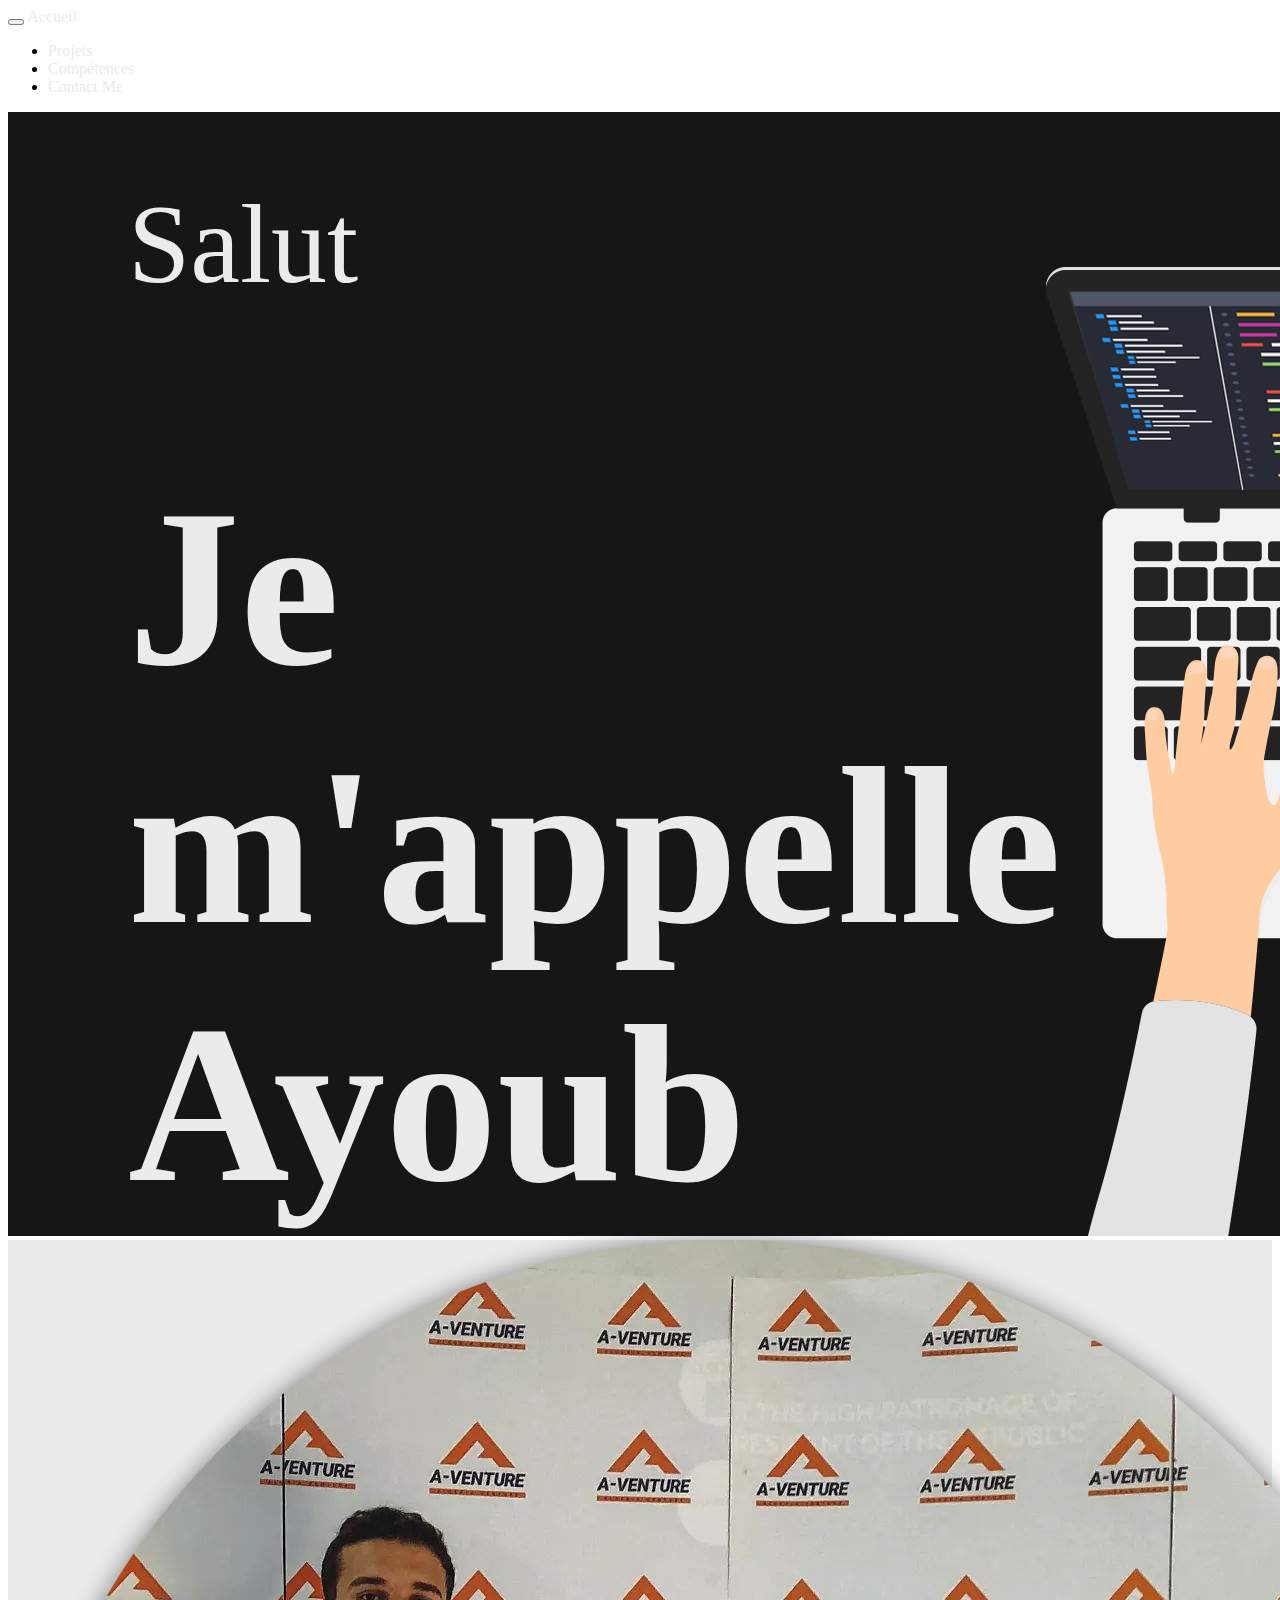
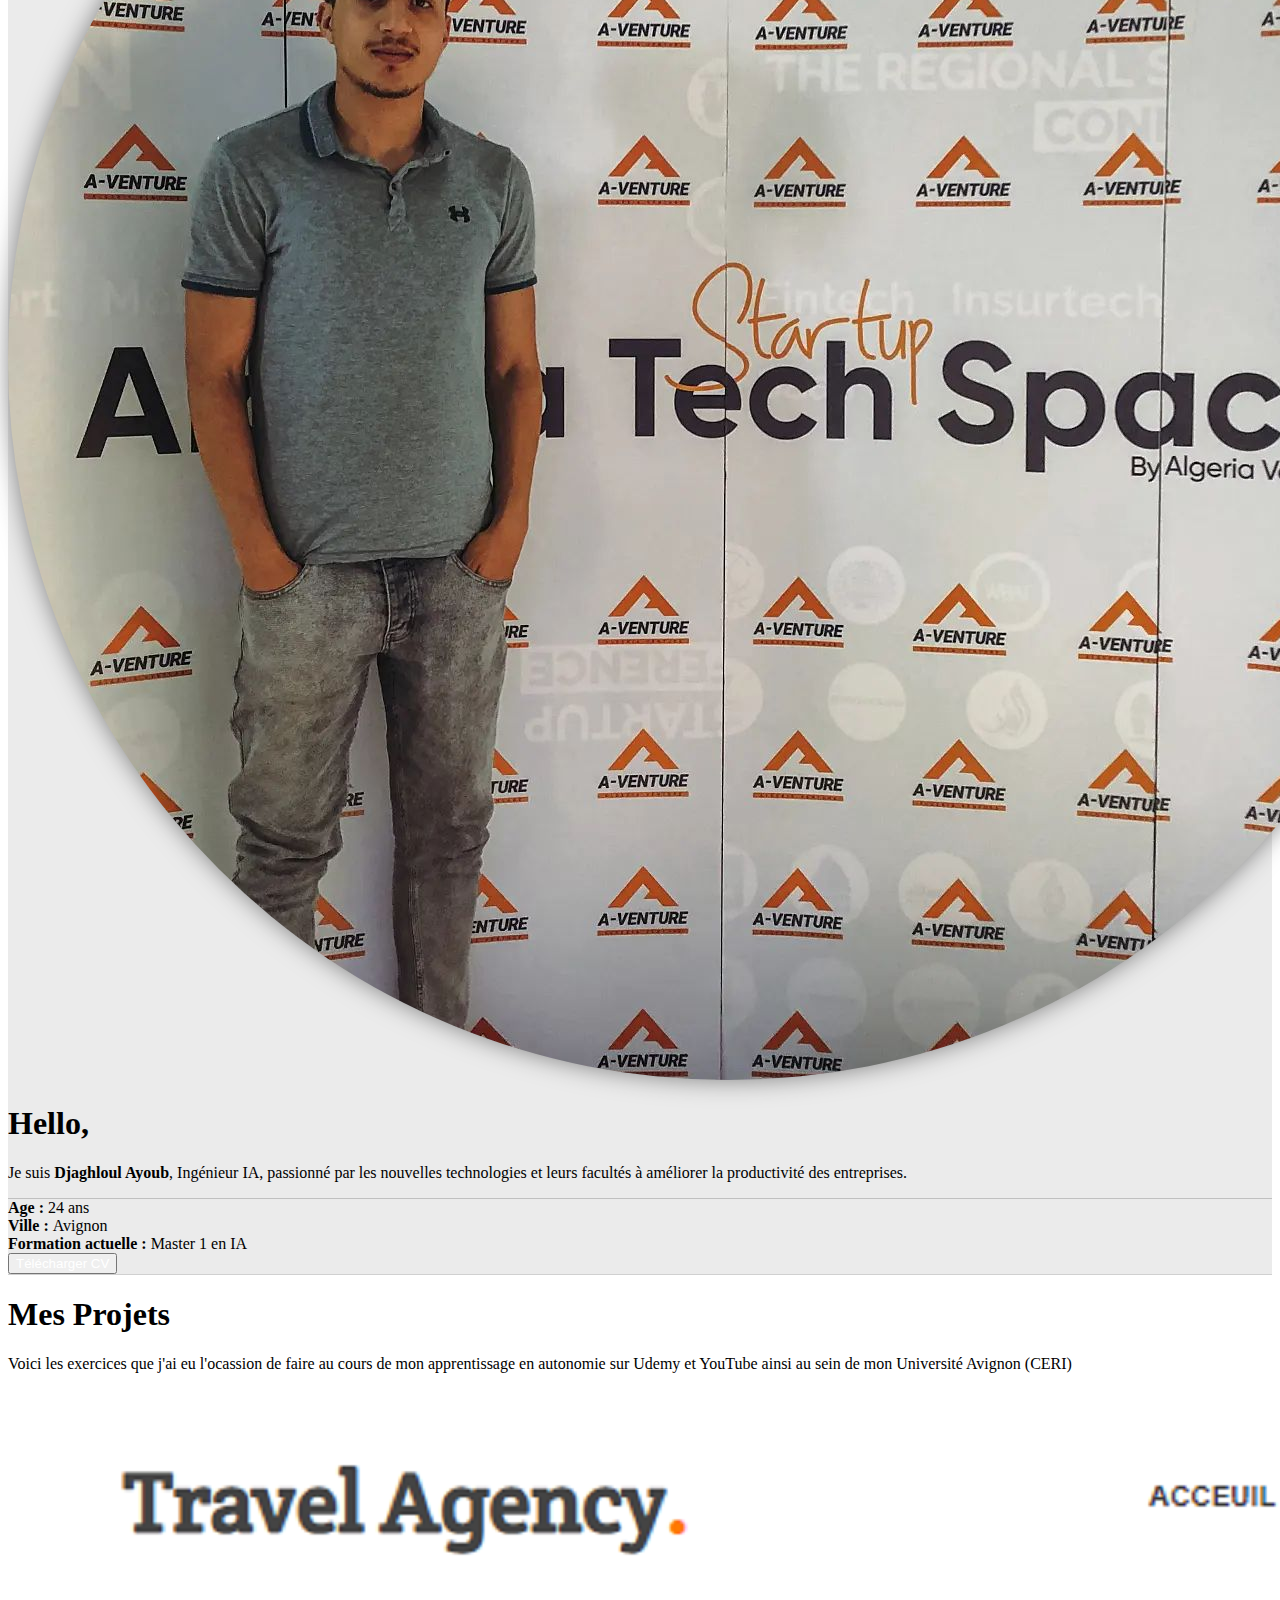
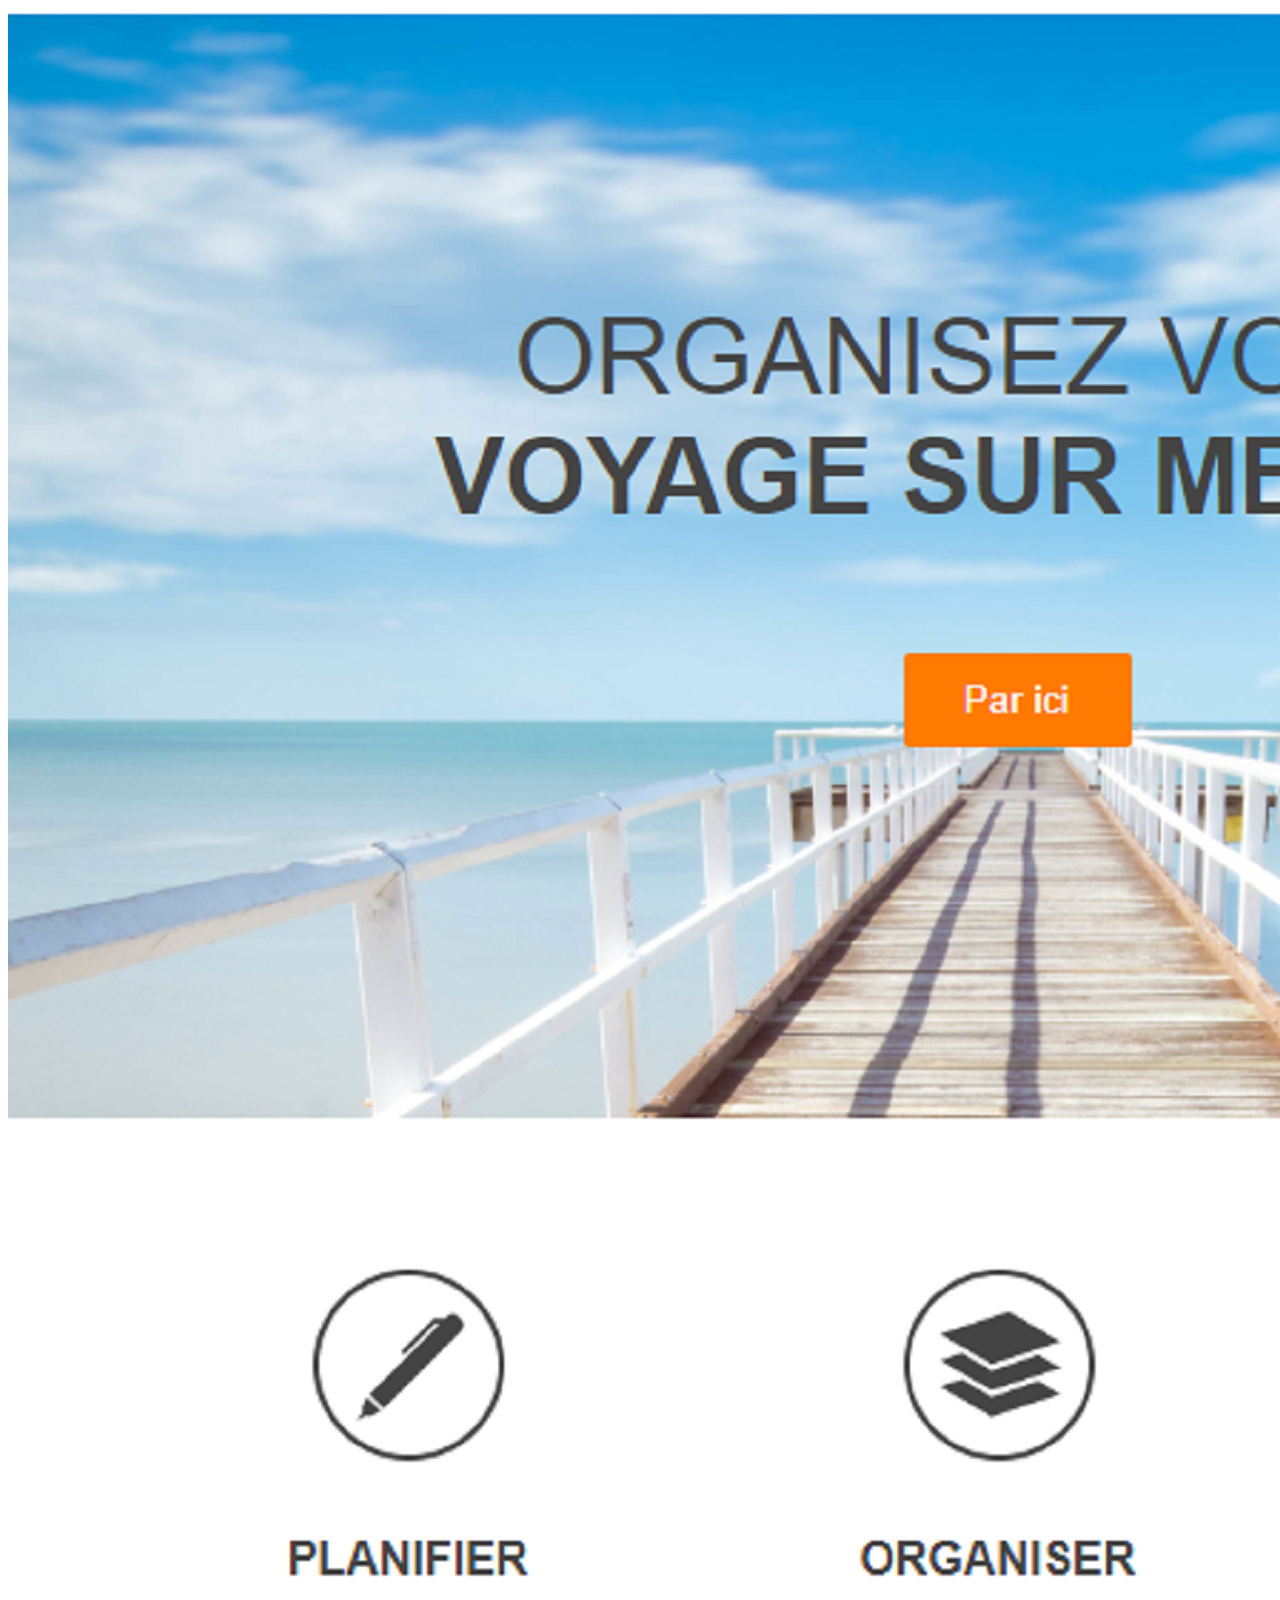
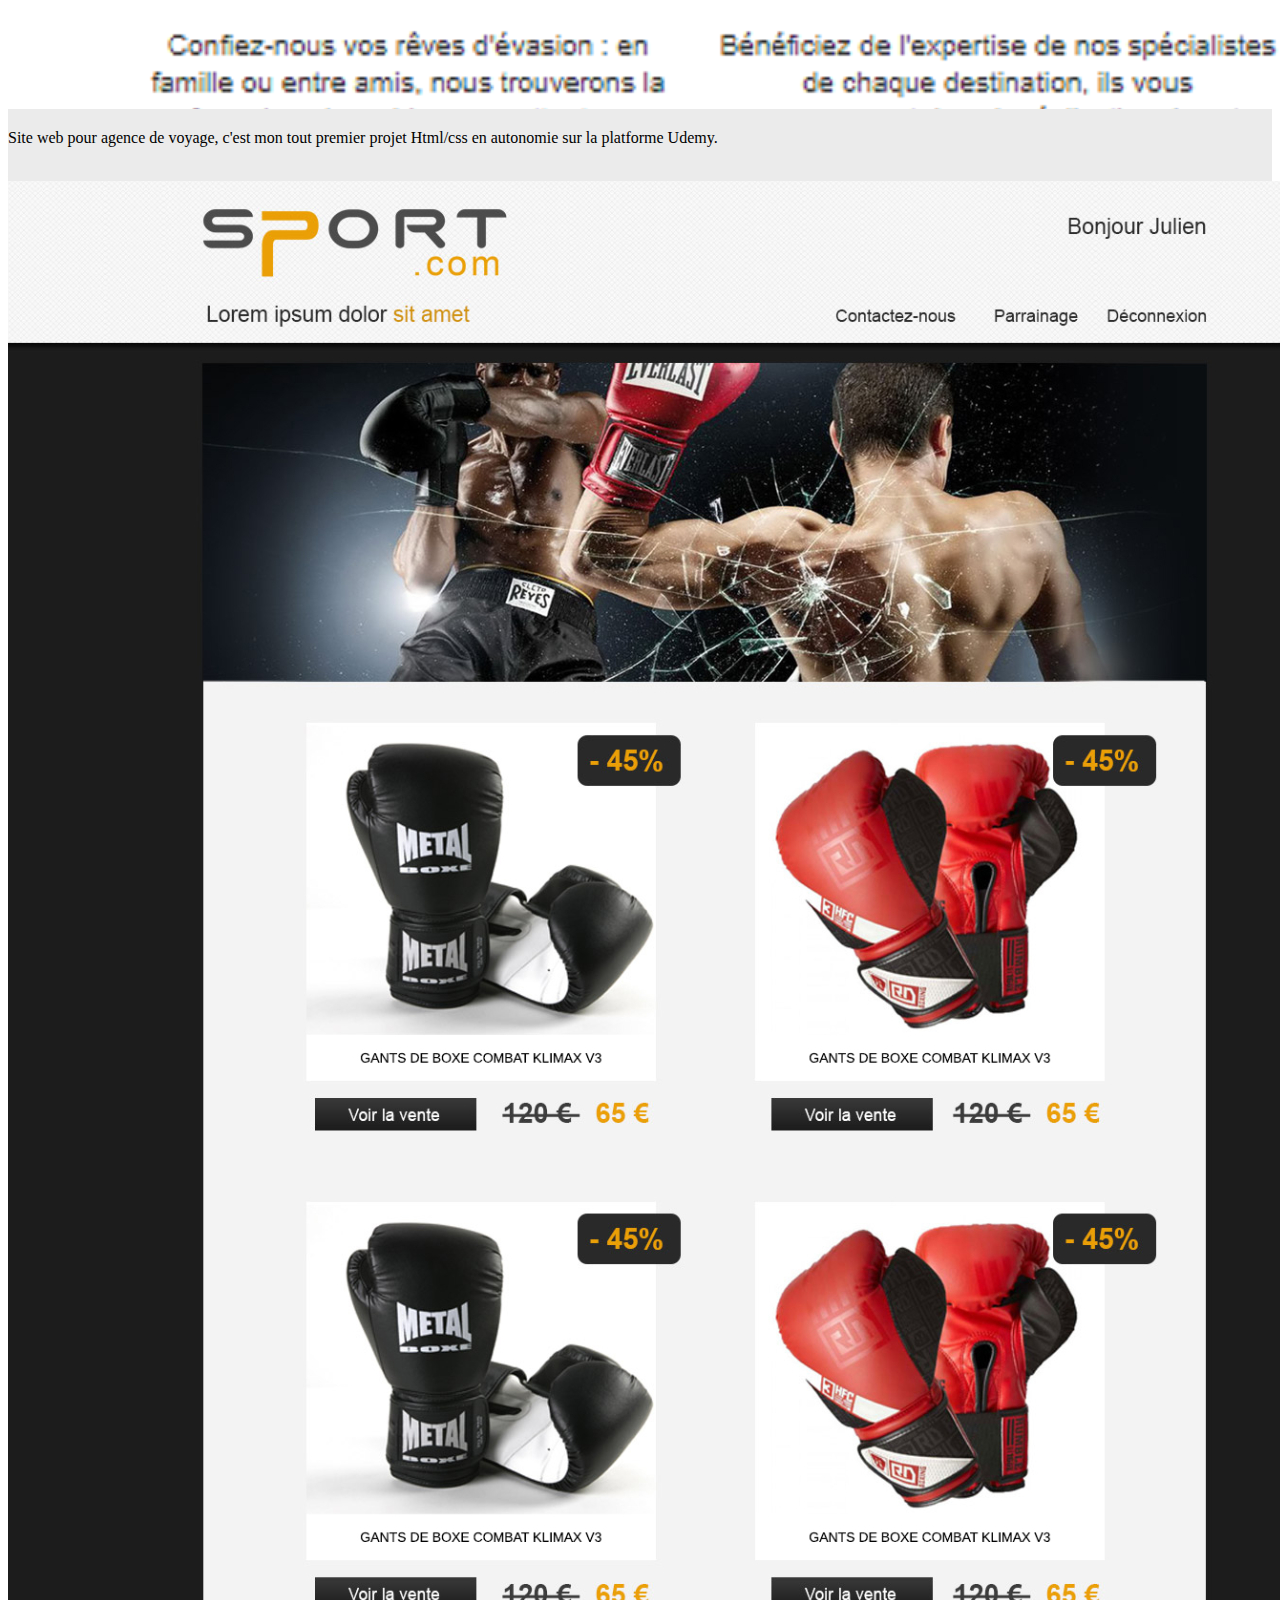
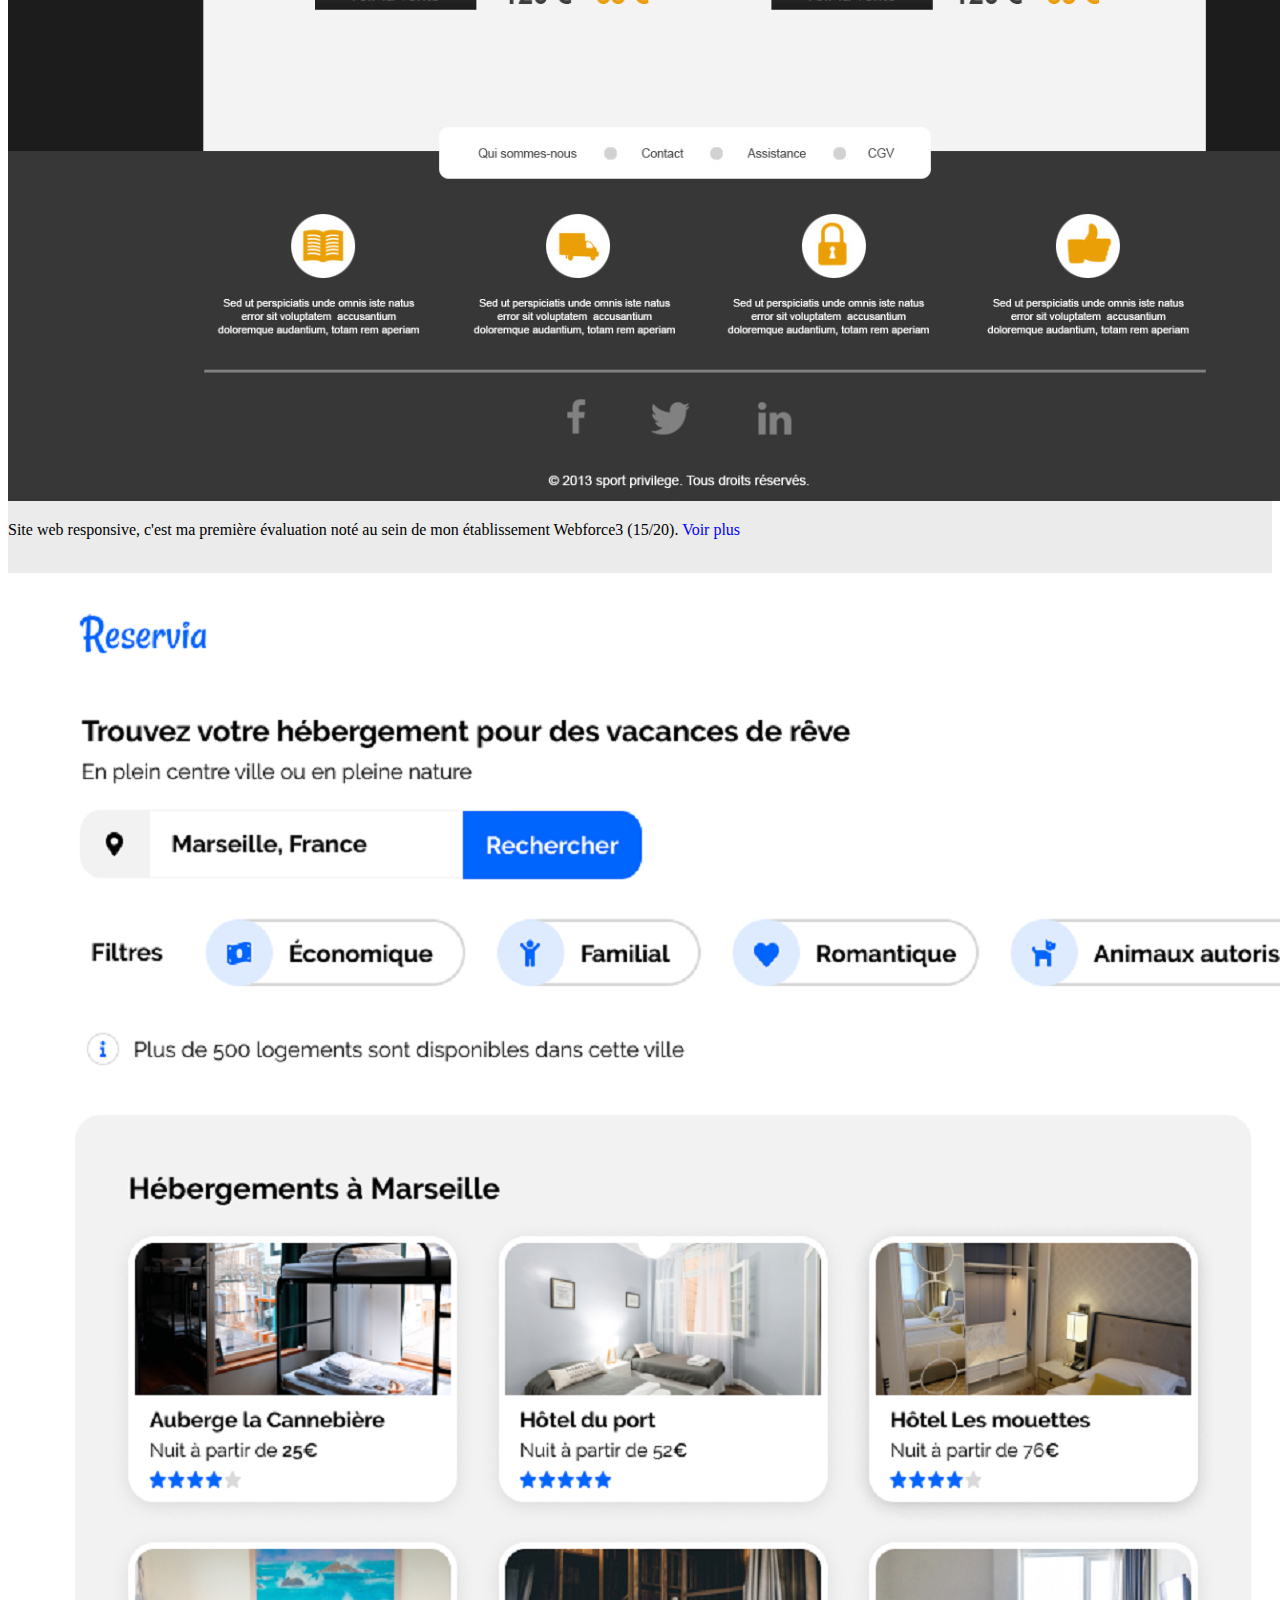
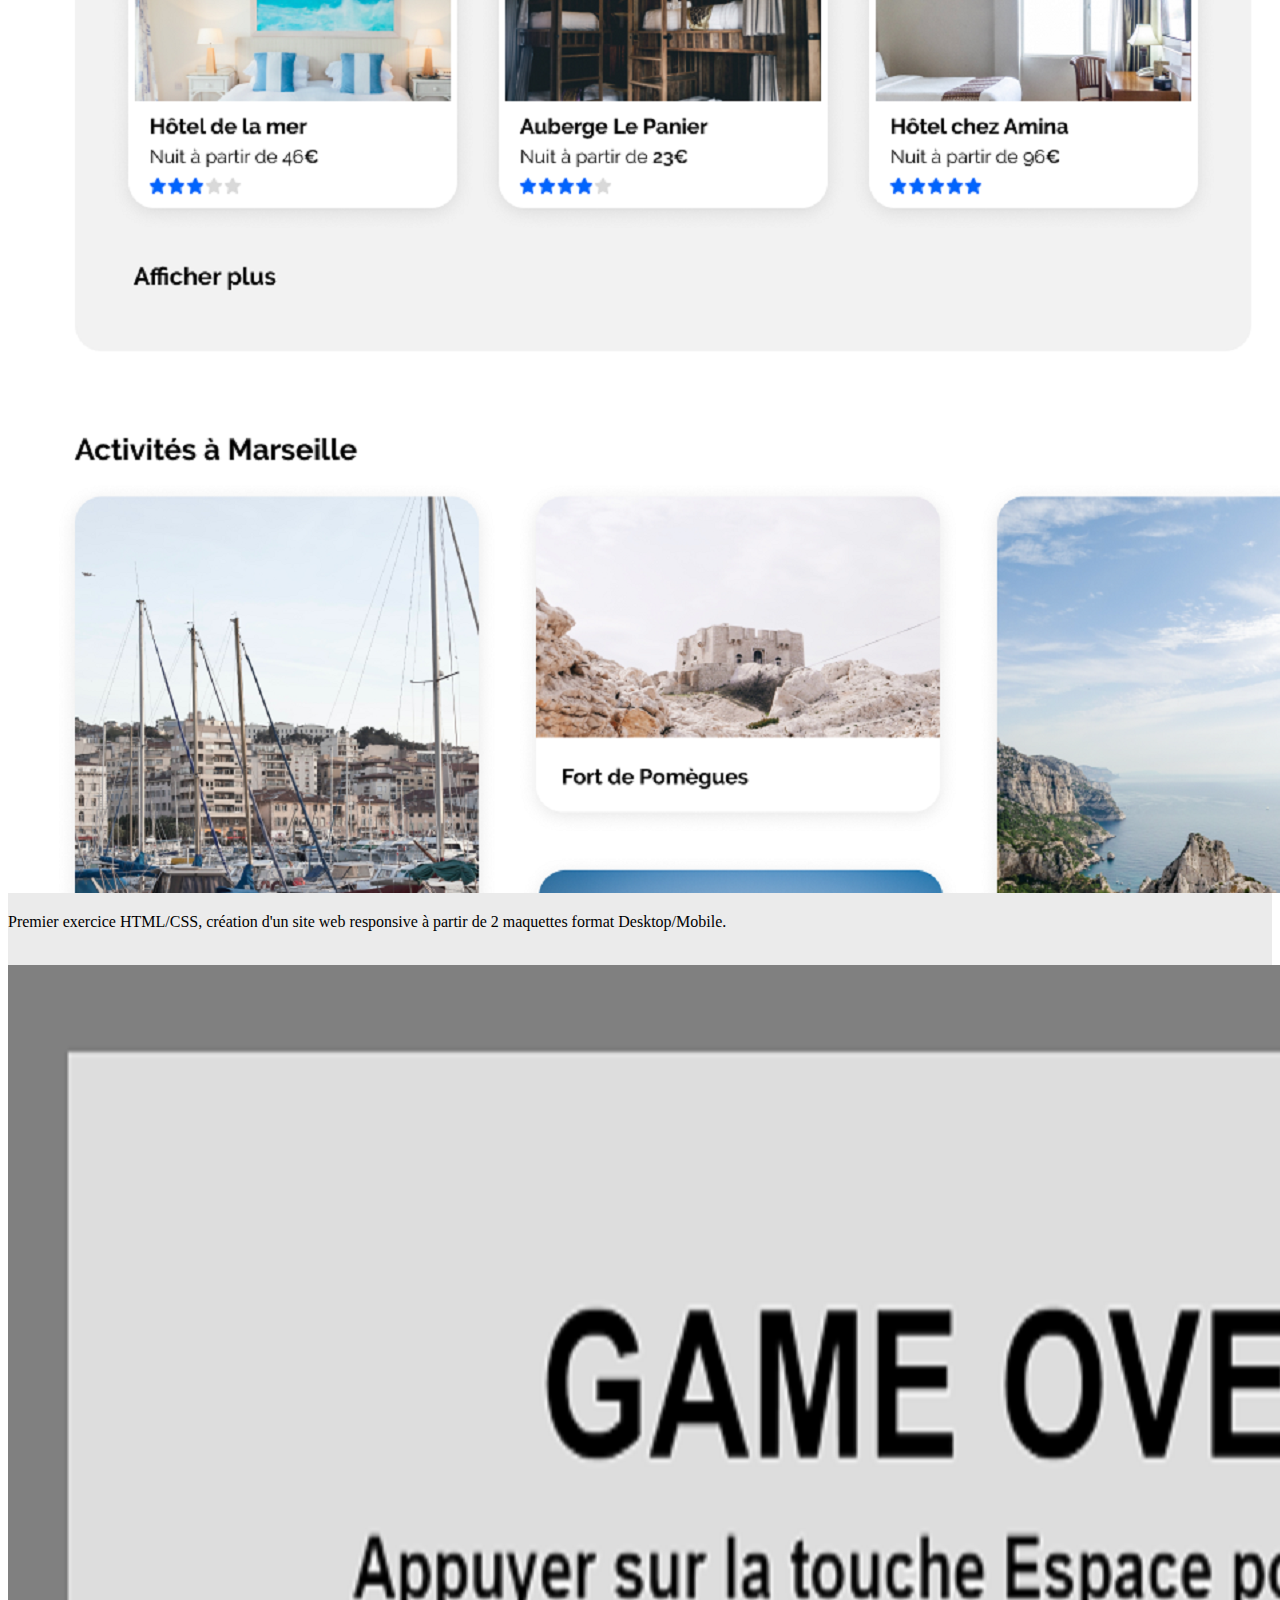
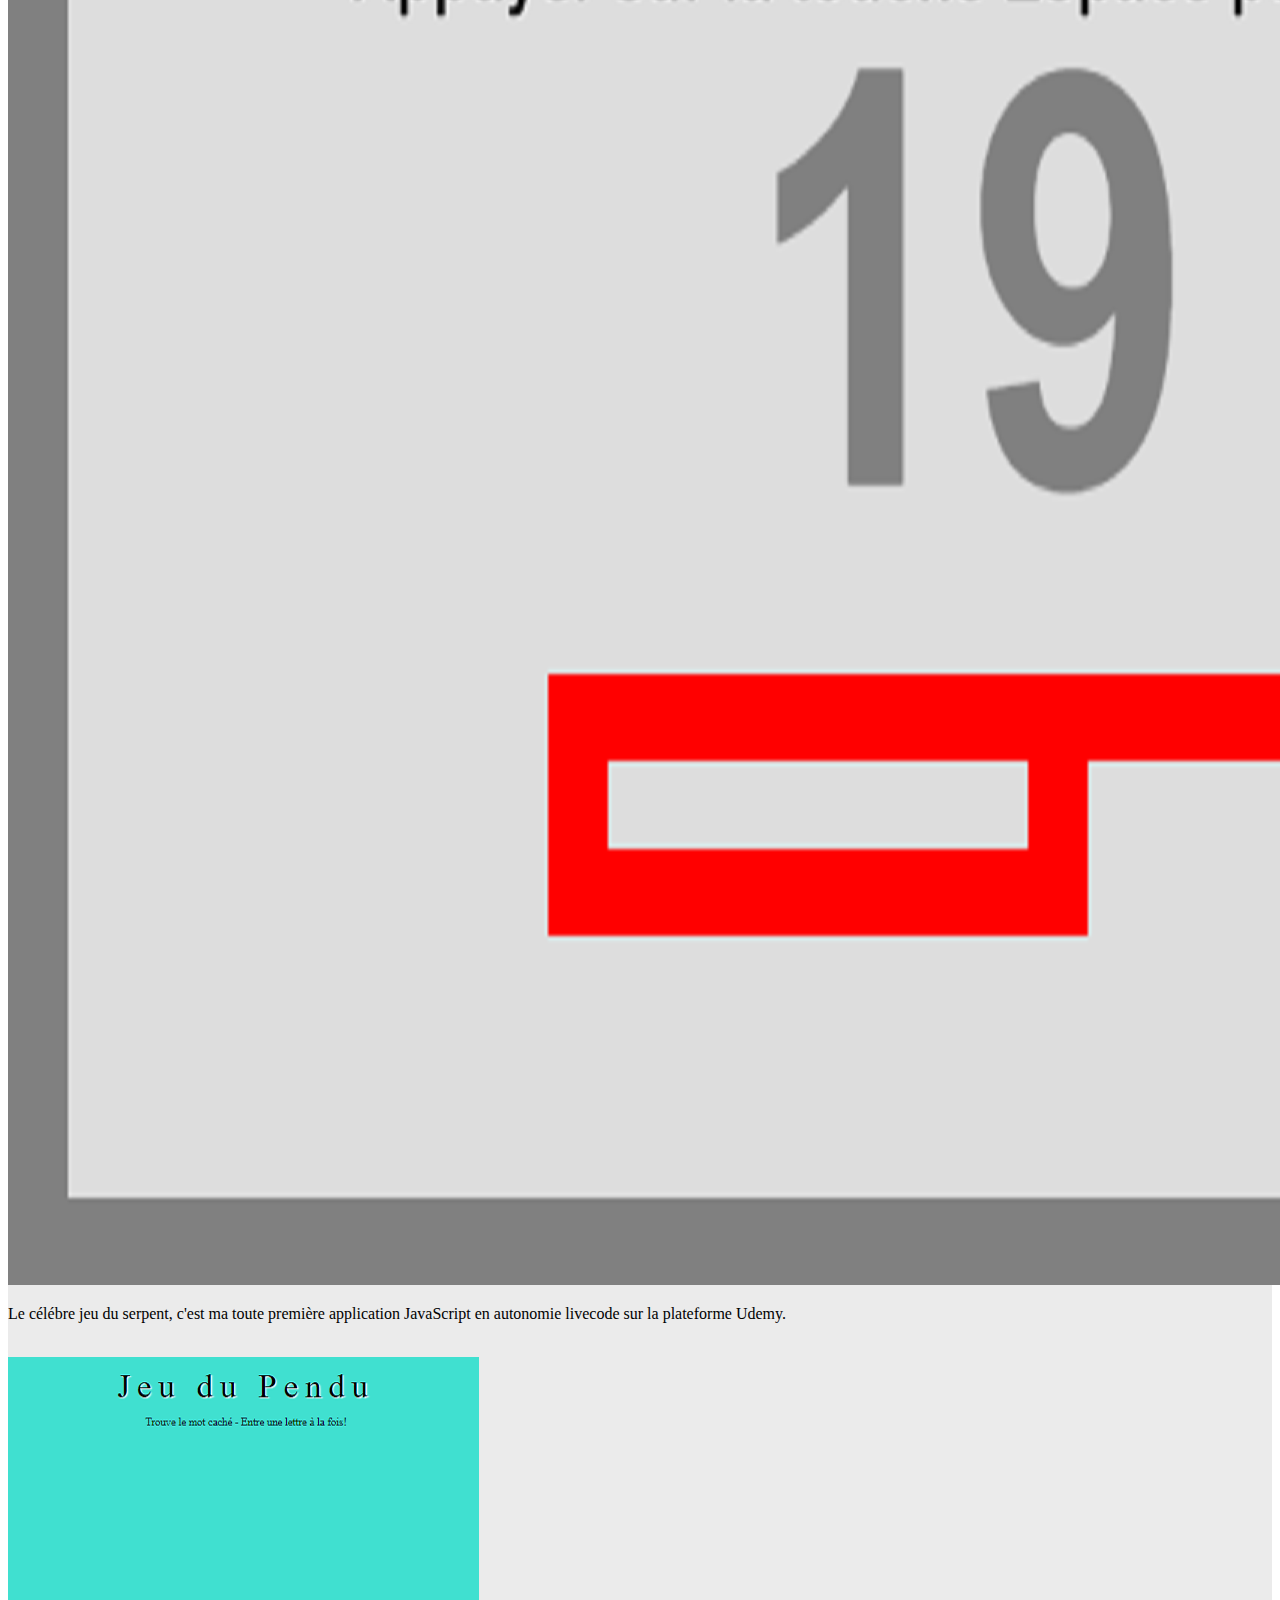
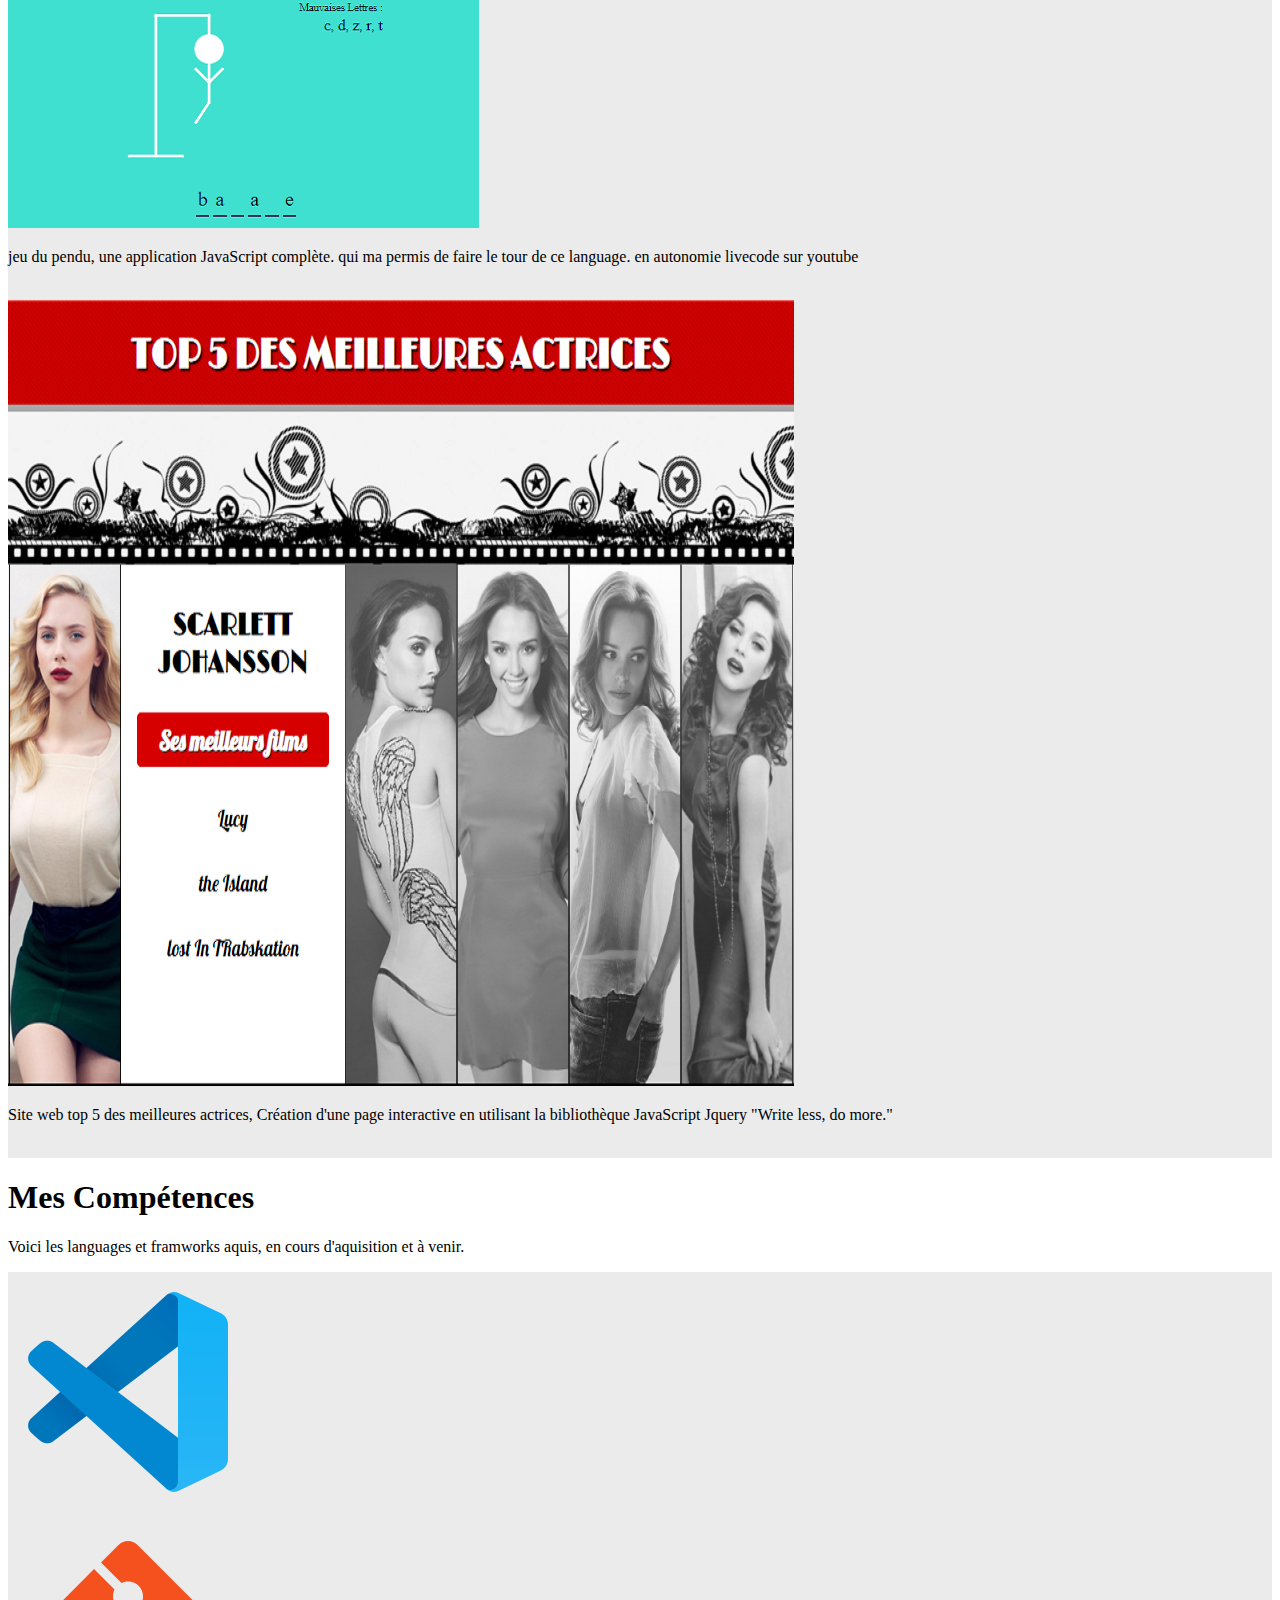
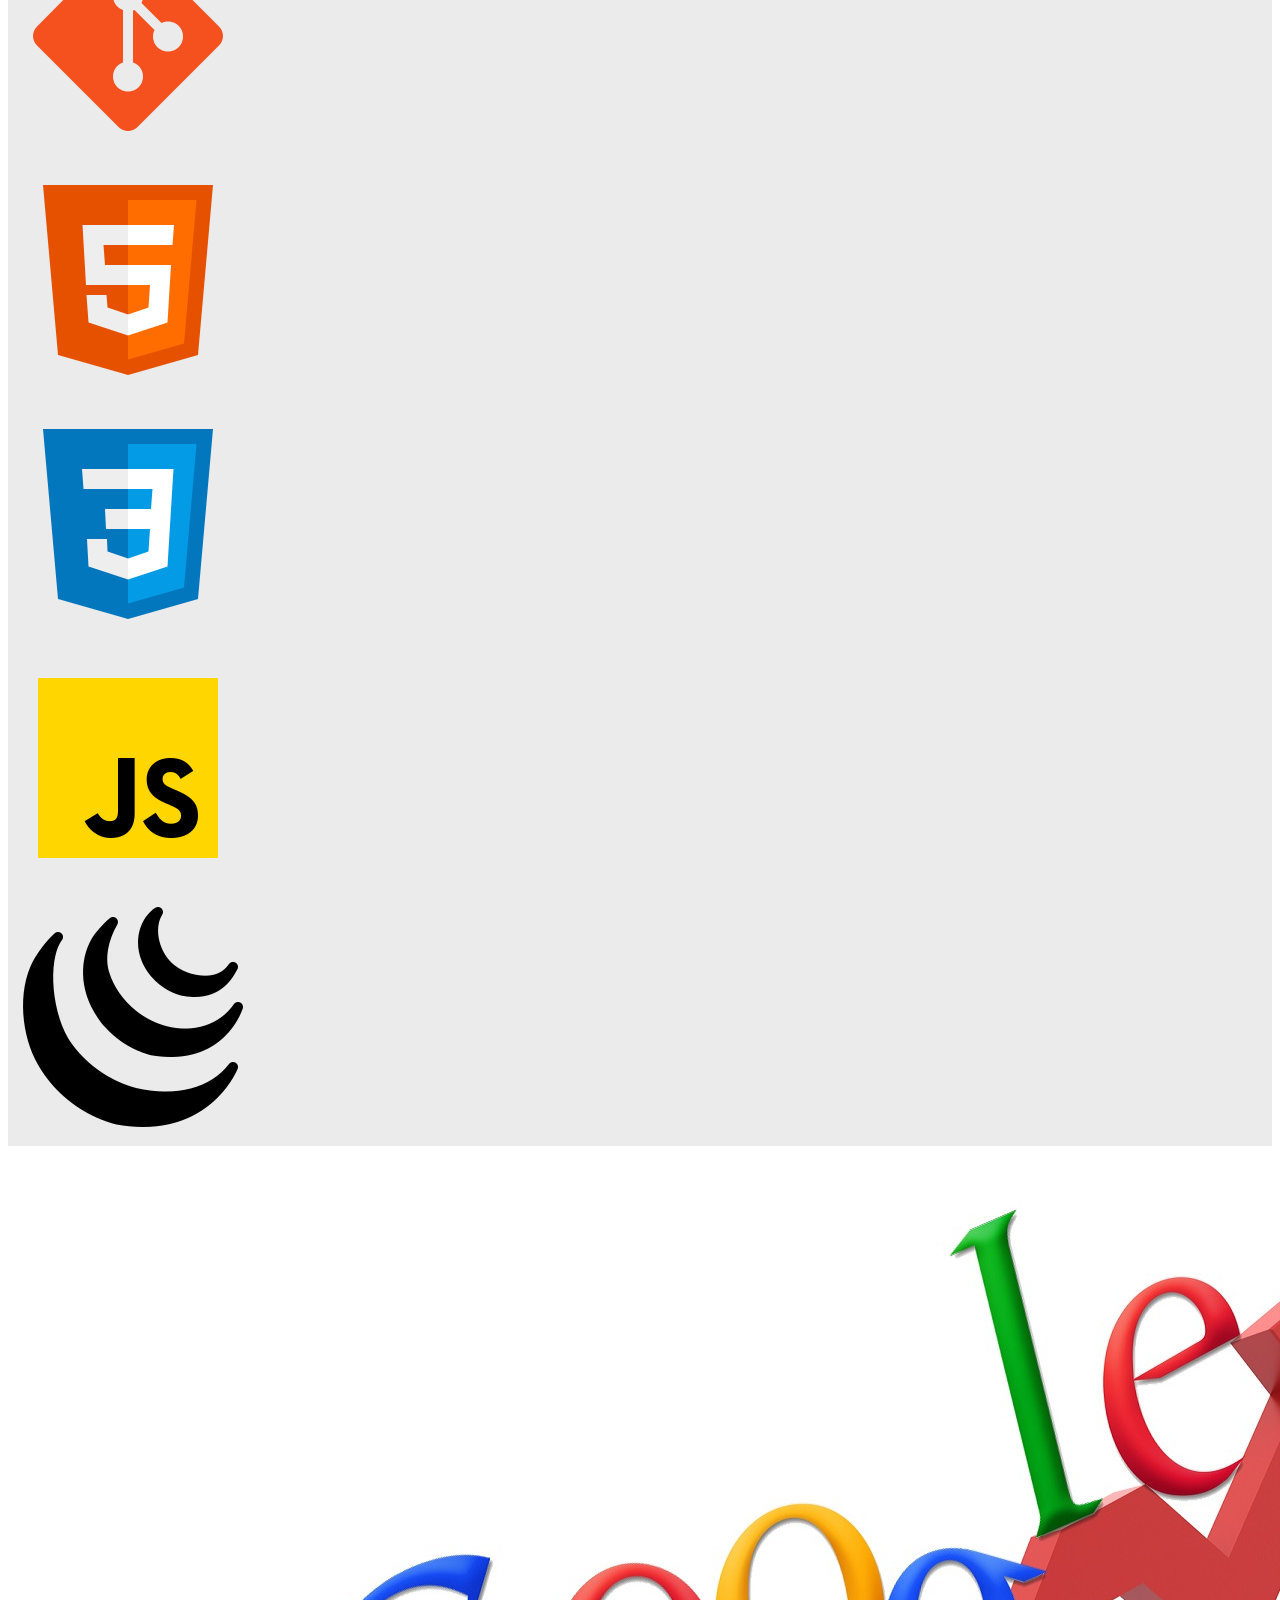
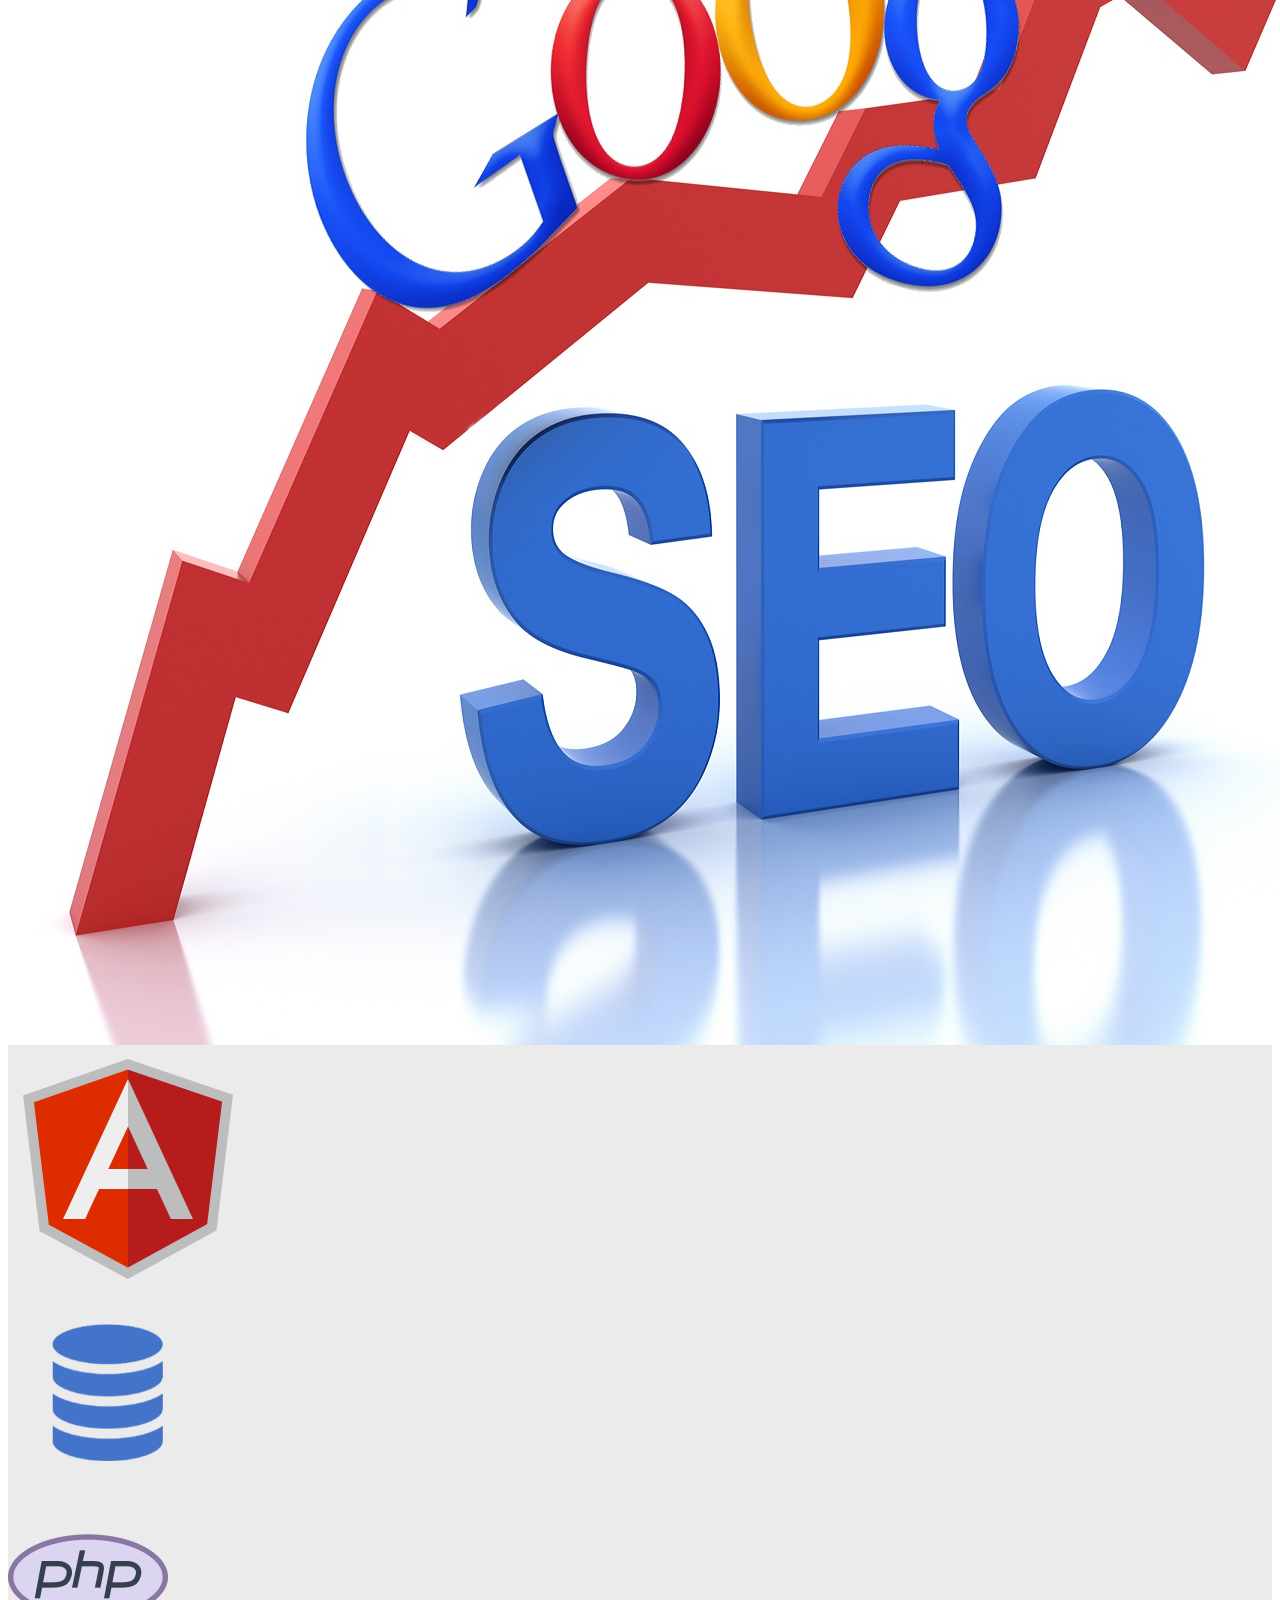
<file: index.html>
<!DOCTYPE html>
<html lang="fr">

<head>
  <meta charset="UTF-8">
  <meta http-equiv="X-UA-Compatible" content="IE=edge">
  <meta name="viewport" content="width=device-width, initial-scale=1.0">
  <title>Portfolio de Ayoub</title>
  <!-- CSS bootstrap -->
  <link href="https://cdn.jsdelivr.net/npm/bootstrap@5.2.2/dist/css/bootstrap.min.css" rel="stylesheet"
    integrity="sha384-Zenh87qX5JnK2Jl0vWa8Ck2rdkQ2Bzep5IDxbcnCeuOxjzrPF/et3URy9Bv1WTRi" crossorigin="anonymous">
  <!-- CSS perso -->
  <link rel="stylesheet" href="css/styles.css">
  <!-- CDN Font Awesome -->
  <link rel="stylesheet" href="https://cdnjs.cloudflare.com/ajax/libs/font-awesome/6.2.1/css/all.min.css"
    integrity="sha512-MV7K8+y+gLIBoVD59lQIYicR65iaqukzvf/nwasF0nqhPay5w/9lJmVM2hMDcnK1OnMGCdVK+iQrJ7lzPJQd1w=="
    crossorigin="anonymous" referrerpolicy="no-referrer" />

</head>

<body>

  <header>
    <nav class="navbar navbar-expand-lg bg-light">
      <div class="container-fluid row justify-content-between flex-row-reverse flex-lg-row"  id="navigationBar" >
        <button class="navbar-toggler col-2" type="button" data-bs-toggle="collapse"
          data-bs-target="#navbarTogglerDemo01" aria-controls="navbarTogglerDemo01" aria-expanded="false"
          aria-label="Toggle navigation">
          <span class="navbar-toggler-icon" ></span>
        </button>
        <a class="navbar-brand col-lg-1 col-3" href="#back"> Accueil</a>
        <div class="collapse navbar-collapse" id="navbarTogglerDemo01">

          <ul class="navbar-nav mb-2 mb-lg-0 col-10">
            <li class="nav-item mx-lg-5">
              <a class="nav-link active" aria-current="page" href="#projet">Projets</a>
            </li>
            <li class="nav-item mx-lg-5 me-lg-auto">
              <a class="nav-link active" href="#comp">Compétences</a>
            </li>
            <li class="nav-item">
              <a class="nav-link" href="#footer"> Contact Me</a>
            </li>
          </ul>
        </div>
      </div>
    </nav>


  </header>

  <div class="container-fluid">

    <div class="row">
      <img id="Arrière" src="./res/Arrièree.jpg" alt="background">
      <div class="top-left col-lg-12 col-6">
        <span>Salut</span>
        <h1>Je m'appelle Ayoub</h1>
        <h5>Je suis Data Scientist et IA ingénieur</h5>
        <a href="https://www.linkedin.com/in/ayoub-djaghloul/" target="_blank"><i class="fa-brands fa-linkedin"></i></a>
        <a href="https://github.com/ayoub-djaghloul?tab=repositories" target="_blank"><i class="fa-brands fa-github"></i></a>
      </div>
    </div>

    <div id="competences" class="row pb-2">
      <div class="col col-md-4 pt-2">
        <img id="ana" style="border-radius: 50%; filter: drop-shadow(0 0 0.75rem rgba(22,22,22,0.5));"
          src="./res/Photodemoi.jpg"
          class="d-block w-100 img-fluid" alt="Ma photo">
      </div>

      <div class="col-md align-self-center ">
        <div id="hello">
          <h1>Hello,</h1>
          <p>Je suis <span style="font-weight: bold;">Djaghloul Ayoub</span>, Ingénieur IA, passionné par les
            nouvelles technologies et leurs facultés à améliorer la productivité des entreprises.</p>
        </div>

        <div class="row my-3">
          <div class="col-5">
            <span style="font-weight: bold;">Age : </span>24 ans
          </div>
          <div class="col-5">
            <span style="font-weight: bold;">Ville : </span> Avignon
          </div>
        </div>
        <span style="font-weight: bold;">Formation actuelle : </span>Master 1 en IA

        <div class="row my-3">
          <div class="col-3">
            <button type="button" class="btn btn-success">
              <a href="./res/CV Ayoub Djaghloul.pdf"
                download="CV Ayoub Djaghloul.pdf" style="color: white; text-decoration: none;">Télécharger 
                CV</a>
            </button>
          </div>
        </div>
      </div>
    </div>
  </div>

  <main role="main">

    <section id="projet" class="py-5 text-center container">
      <div class="row py-lg-5">
        <div class="col-lg-6 col-md-8 mx-auto">
          <h1 class="fw-light">Mes Projets</h1>
          <p class="lead text-muted">Voici les exercices que j'ai eu l'ocassion de faire au cours de mon apprentissage
            en autonomie sur Udemy et YouTube ainsi au sein de mon Université Avignon (CERI)</p>

        </div>
      </div>
    </section>

    <div id="xp" class="album py-5 bg-light">
      <div class="container">

        <div class="row">
          <div class="col-md-4">
            <div class="card mb-4 box-shadow">
              <img class="card-img-top" src="res/Capture d’écran 2022-11-19 113250.png" alt="site web travel agency">
              <div class="card-body">
                <p class="card-text">Site web pour agence de voyage, c'est mon tout premier projet Html/css en autonomie
                  sur la platforme Udemy.</p>
                <div class="d-flex justify-content-between align-items-center">
                  <div class="btn-group">
                    <a href="https://ayoub-djaghloul.github.io/renforcement_learning_1/" class="btn btn-sm btn-outline-secondary"
                      target="_blank">Aperçu <i class="fa-solid fa-eye"></i></a>
                    <a href="https://github.com/ayoub-djaghloul/renforcement_learning_1" class="btn btn-sm btn-outline-secondary"
                      target="_blank">Repositorie <i class="fa-brands fa-github"></i></a>
                  </div>

                </div>
              </div>
            </div>
          </div>
          <div class="col-md-4">
            <div class="card mb-4 box-shadow">
              <img class="card-img-top" src="res/InShot_20221119_112316855.jpg" alt="evaluation responsive">
              <div class="card-body">
                <p class="card-text">Site web responsive, c'est ma première évaluation noté au sein de mon établissement
                  Webforce3 (15/20).
                  <a href="" class="see-more">Voir plus</a>
                <p class="show-hide-para">Plus qu'un simple examen, sa ma permis de connaitre mon niveau et surtout pour
                  la première fois de ma vie j'ai aimé passer un examen. </p>


                <div class="d-flex justify-content-between align-items-center">
                  <div class="btn-group">
                    <a href="https://haneddev.github.io/Evaluation/" class="btn btn-sm btn-outline-secondary"
                      target="_blank">Aperçu <i class="fa-solid fa-eye"></i></a>
                    <a href="https://github.com/HanedDev/EvalHanedMohamed/tree/main/Desktop/Eval-Haned-Mohamed"
                      class="btn btn-sm btn-outline-secondary" target="_blank">Repositorie <i
                        class="fa-brands fa-github"></i></a>
                  </div>

                </div>
              </div>
            </div>
          </div>
          <div class="col-md-4">
            <div class="card mb-4 box-shadow">
              <img class="card-img-top" src="res/Desktop - 1 (1).png" alt="Card image cap">
              <div class="card-body">
                <p class="card-text">Premier exercice HTML/CSS, création d'un site web responsive à partir de 2
                  maquettes format Desktop/Mobile. </p>
                <div class="d-flex justify-content-between align-items-center">
                  <div class="btn-group">

                    <a href="https://github.com/HanedDev/wf3.HanedMohamed" class="btn btn-sm btn-outline-secondary"
                      target="_blank">Repositorie <i class="fa-brands fa-github"></i></a>
                  </div>

                </div>
              </div>
            </div>
          </div>

          <div class="col-md-4">
            <div class="card mb-4 box-shadow">
              <img class="card-img-top" src="res/Douda.png" alt="Card image cap">
              <div class="card-body">
                <p class="card-text">Le célébre jeu du serpent, c'est ma toute première application JavaScript en
                  autonomie livecode sur la plateforme Udemy.</p>
                <div class="d-flex justify-content-between align-items-center">
                  <div class="btn-group">
                    <a href="https://haneddev.github.io/Snake/" class="btn btn-sm btn-outline-secondary"
                      target="_blank">Jouer <i class="fa-solid fa-play"></i></a>
                    <a href="https://github.com/HanedDev/EvalHanedMohamed" class="btn btn-sm btn-outline-secondary"
                      target="_blank">Repositorie <i class="fa-brands fa-github"></i></a>
                  </div>

                </div>
              </div>
            </div>
          </div>
          <div class="col-md-4">
            <div class="card mb-4 box-shadow">
              <img class="card-img-top" src="res/Rass.png" alt="Card image cap">
              <div class="card-body">
                <p class="card-text">jeu du pendu, une application JavaScript complète. qui ma permis de faire le tour
                  de ce language. en autonomie livecode sur youtube</p>
                <div class="d-flex justify-content-between align-items-center">
                  <div class="btn-group">

                    <a href="https://haneddev.github.io/Lependu/" class="btn btn-sm btn-outline-secondary"
                      target="_blank">Jouer <i class="fa-solid fa-play"></i></a>
                    <a href="https://github.com/HanedDev/Lependu" class="btn btn-sm btn-outline-secondary"
                      target="_blank">Repositorie <i class="fa-brands fa-github"></i></a>

                  </div>

                </div>
              </div>
            </div>
          </div>
          <div class="col-md-4">
            <div class="card mb-4 box-shadow">
              <img class="card-img-top" src="res/Jquery.png" alt="Card image cap">
              <div class="card-body">
                <p class="card-text">Site web top 5 des meilleures actrices, Création d'une page interactive en
                  utilisant la bibliothèque JavaScript Jquery "Write less, do more." </p>
                <div class="d-flex justify-content-between align-items-center">
                  <div class="btn-group">
                    <a href="https://haneddev.github.io/Jquery/" class="btn btn-sm btn-outline-secondary"
                      target="_blank">Aperçu <i class="fa-solid fa-eye"></i></a>
                    <a href="https://github.com/HanedDev/Jquery" class="btn btn-sm btn-outline-secondary"
                      target="_blank">Repositorie <i class="fa-brands fa-github"></i></a>

                  </div>

                </div>
              </div>
            </div>
          </div>


        </div>
      </div>
    </div>
    </div>

    <section id="comp" class="py-5 text-center container">
      <div class="row py-lg-5">
        <div class="col-lg-6 col-md-8 mx-auto">
          <h1 class="fw-light">Mes Compétences</h1>
          <p class="lead text-muted">Voici les languages et framworks aquis, en cours d'aquisition et à venir.</p>

        </div>
      </div>
    </section>


    <div id="xp" class="album py-5 bg-light">
      <div class="container">

        <div class="row">

          <div class="col-md-3">
            <div class="card mb-3 box-shadow">
              <img class="card-img-top"  src="img/Wogovisualstudiocode.png" alt="Logo Visual Studio Code"
              title="Visual Studio Code">
              <div class="card-body">

              </div>
            </div>
          </div>

          <div class="col-md-3">
            <div class="card mb-4 box-shadow">
              <img class="card-img-top"  src="img/Wogogit.png" alt="Logo Git" title="Git">
              <div class="card-body">

              </div>
            </div>
          </div>
          <div class="col-md-3">
            <div class="card mb-4 box-shadow">
              <img class="card-img-top"  src="img/Wogohtml.png" alt="Logo HTML" title="HTML">
              <div class="card-body">

              </div>
            </div>
          </div>
          <div class="col-md-3">
            <div class="card mb-4 box-shadow">
              <img class="card-img-top" src="img/Wogocss.png" alt="Logo CSS" title="CSS">
              <div class="card-body">

              </div>
            </div>
          </div>

          <div class="col-md-3">
            <div class="card mb-4 box-shadow">
              <img class="card-img-top" src="img/Wogojavascript.png" alt="Logo JavaScript" title="JavaScript">
              <div class="card-body">

              </div>
            </div>
          </div>

          <div class="col-md-3">
            <div class="card mb-4 box-shadow">
              <img class="card-img-top" src="img/Wogojquery.png" alt="Logo jQuery" title="jQuery">
              <div class="card-body">

              </div>
            </div>
          </div>
          <div class="col-md-3">
            <div class="card mb-4 box-shadow">
              <img class="card-img-top" src="img/Weo.jpg" alt="SEO" title="SEO">
              <div class="card-body">

              </div>
            </div>
          </div>
          <div class="col-md-3">
            <div class="card mb-4 box-shadow">
              <img class="card-img-top" src="img/Wogoangular.png" alt="Angular" title="Angular">
              <div class="card-body">

              </div>
            </div>
          </div>
          <div class="col-md-3">
            <div class="card mb-4 box-shadow">
              <img class="card-img-top" src="img/Wogosql.png" alt="Logo SQL" title="SQL">
              <div class="card-body">

              </div>
            </div>
          </div>
          <div class="col-md-3">
            <div class="card mb-4 box-shadow">
              <img class="card-img-top" src="img/Wogophp.png" alt="Logo PHP" title="PHP">
              <div class="card-body">

              </div>
            </div>
          </div>
          <div class="col-md-3">
            <div class="card mb-4 box-shadow">
              <img class="card-img-top" src="img/Wogosymfony.png" alt="Logo Symfony" title="Symfony">
              <div class="card-body">

              </div>
            </div>
          </div>
          <div class="col-md-3">
            <div class="card mb-4 box-shadow">
              <img class="card-img-top" src="img/Wordprew.png" alt="Logo Wordpress" title="CMS Wordpress">
              <div class="card-body">

              </div>
            </div>
          </div>

        </div>
      </div>


      


  </main>


  <div class="container my-3">

    <footer id="footer" class="container my-3">
      <h1>CONTACTEZ-NOUS </h1><br><br>
      <form action="mailto: ayoubdj19@gmail.com?subject=Contact%20site%20perso&body=Bonjour%20je%20souhaiterais%20vous%20contacter%20pour%20...">
        <div class="mb-3">
          <label for="exampleFormControlInput1" class="form-label"><b>Adresse e-mail</b></label>
          <input type="email" class="form-control" id="exampleFormControlInput1" placeholder="votre@email.com">
        </div>
        <div class="mb-3">
          <label for="exampleFormControlTextarea1" class="form-label"><b>Message</b></label>
          <textarea class="form-control" id="exampleFormControlTextarea1" placeholder=" Votre message..." rows="3"></textarea>
        </div>
        <button type="submit" class="btn btn-primary">Envoyer</button>
      </form>
    </footer>

  </div> 

      <div class=" d-flex justify-content-center">
        <a style="color: black;" href="https://www.linkedin.com/in/ayoub-djaghloul/" target="_blank"><i
            class="fa-brands fa-linkedin"></i></a>
        <a style="color: black;" href="https://github.com/ayoub-djaghloul?tab=repositories" target="_blank"><i
            class="fa-brands fa-github"></i></a>
      </div>
    </footer>





    <!-- JavaScript Bundle with Popper -->
    <script src="https://cdn.jsdelivr.net/npm/bootstrap@5.2.2/dist/js/bootstrap.bundle.min.js"
      integrity="sha384-OERcA2EqjJCMA+/3y+gxIOqMEjwtxJY7qPCqsdltbNJuaOe923+mo//f6V8Qbsw3"
      crossorigin="anonymous"></script>
    <script src="script.js"></script>
</body>
</file>
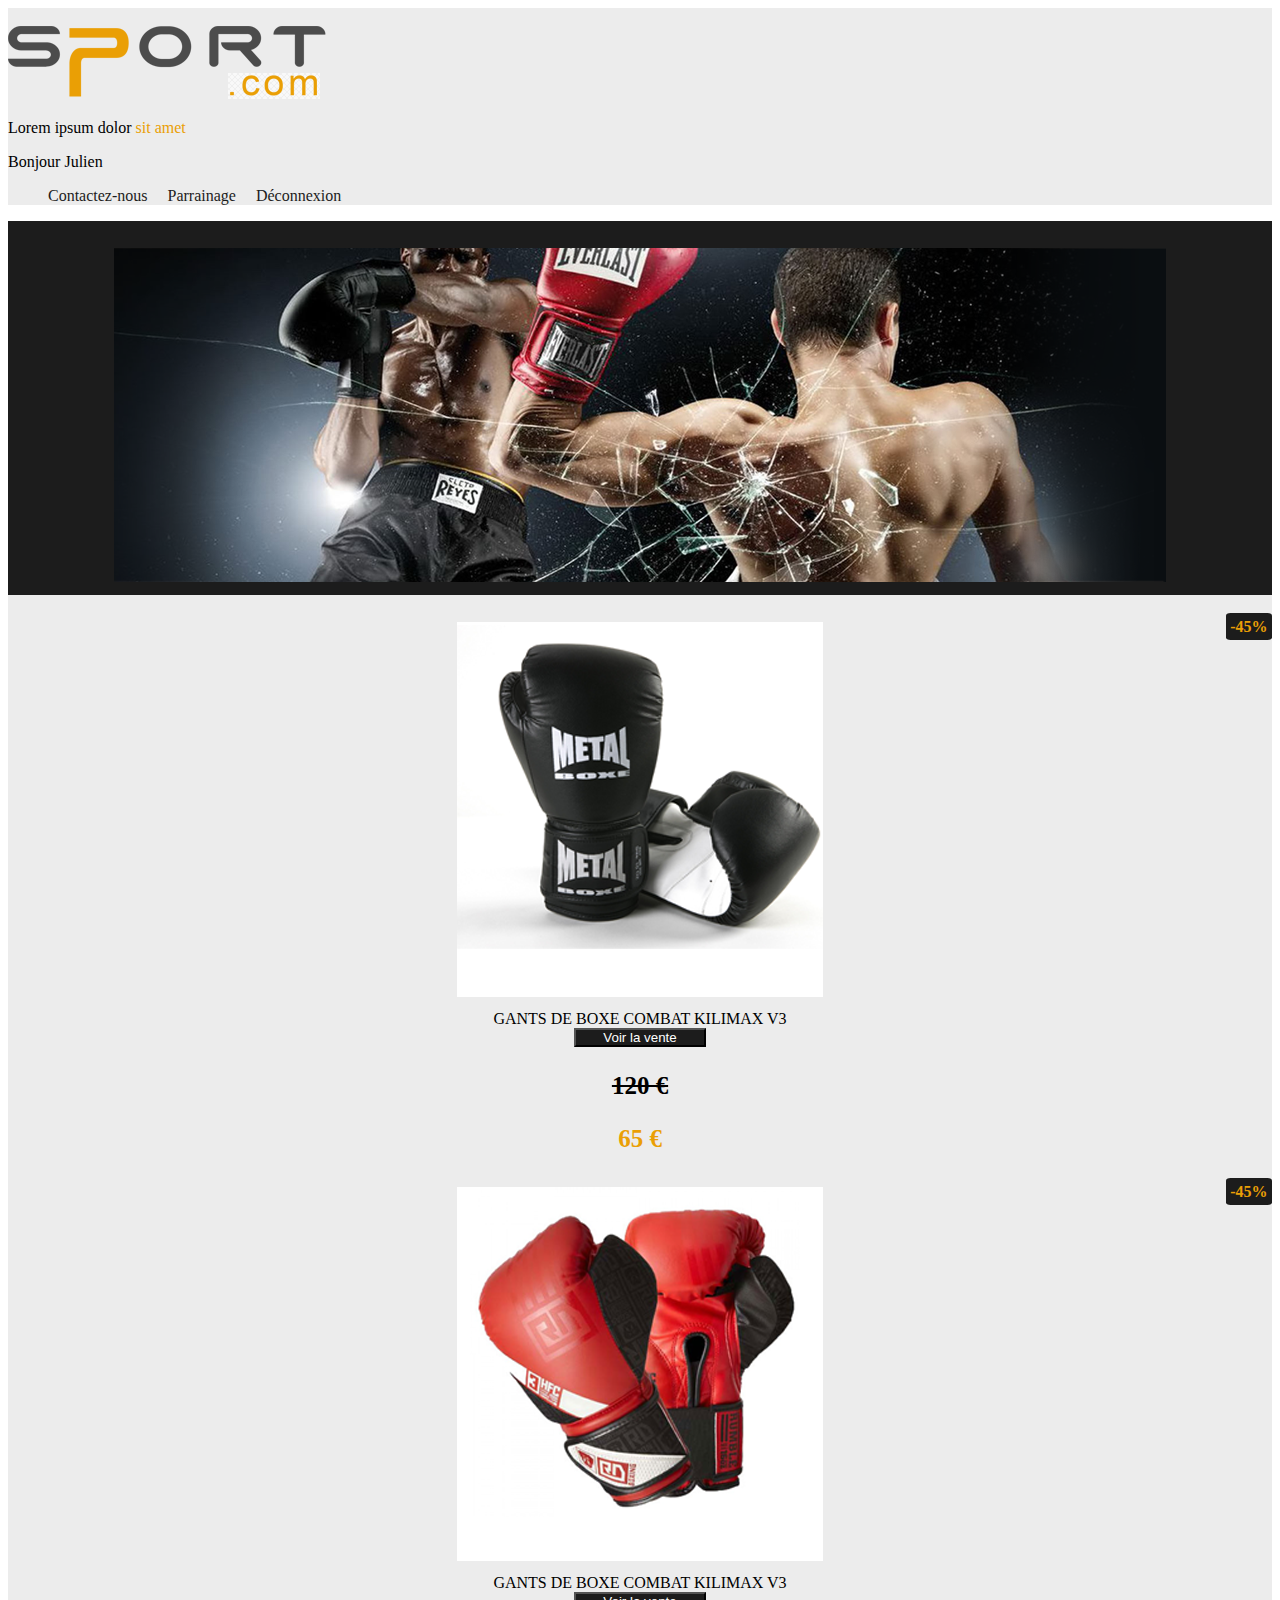
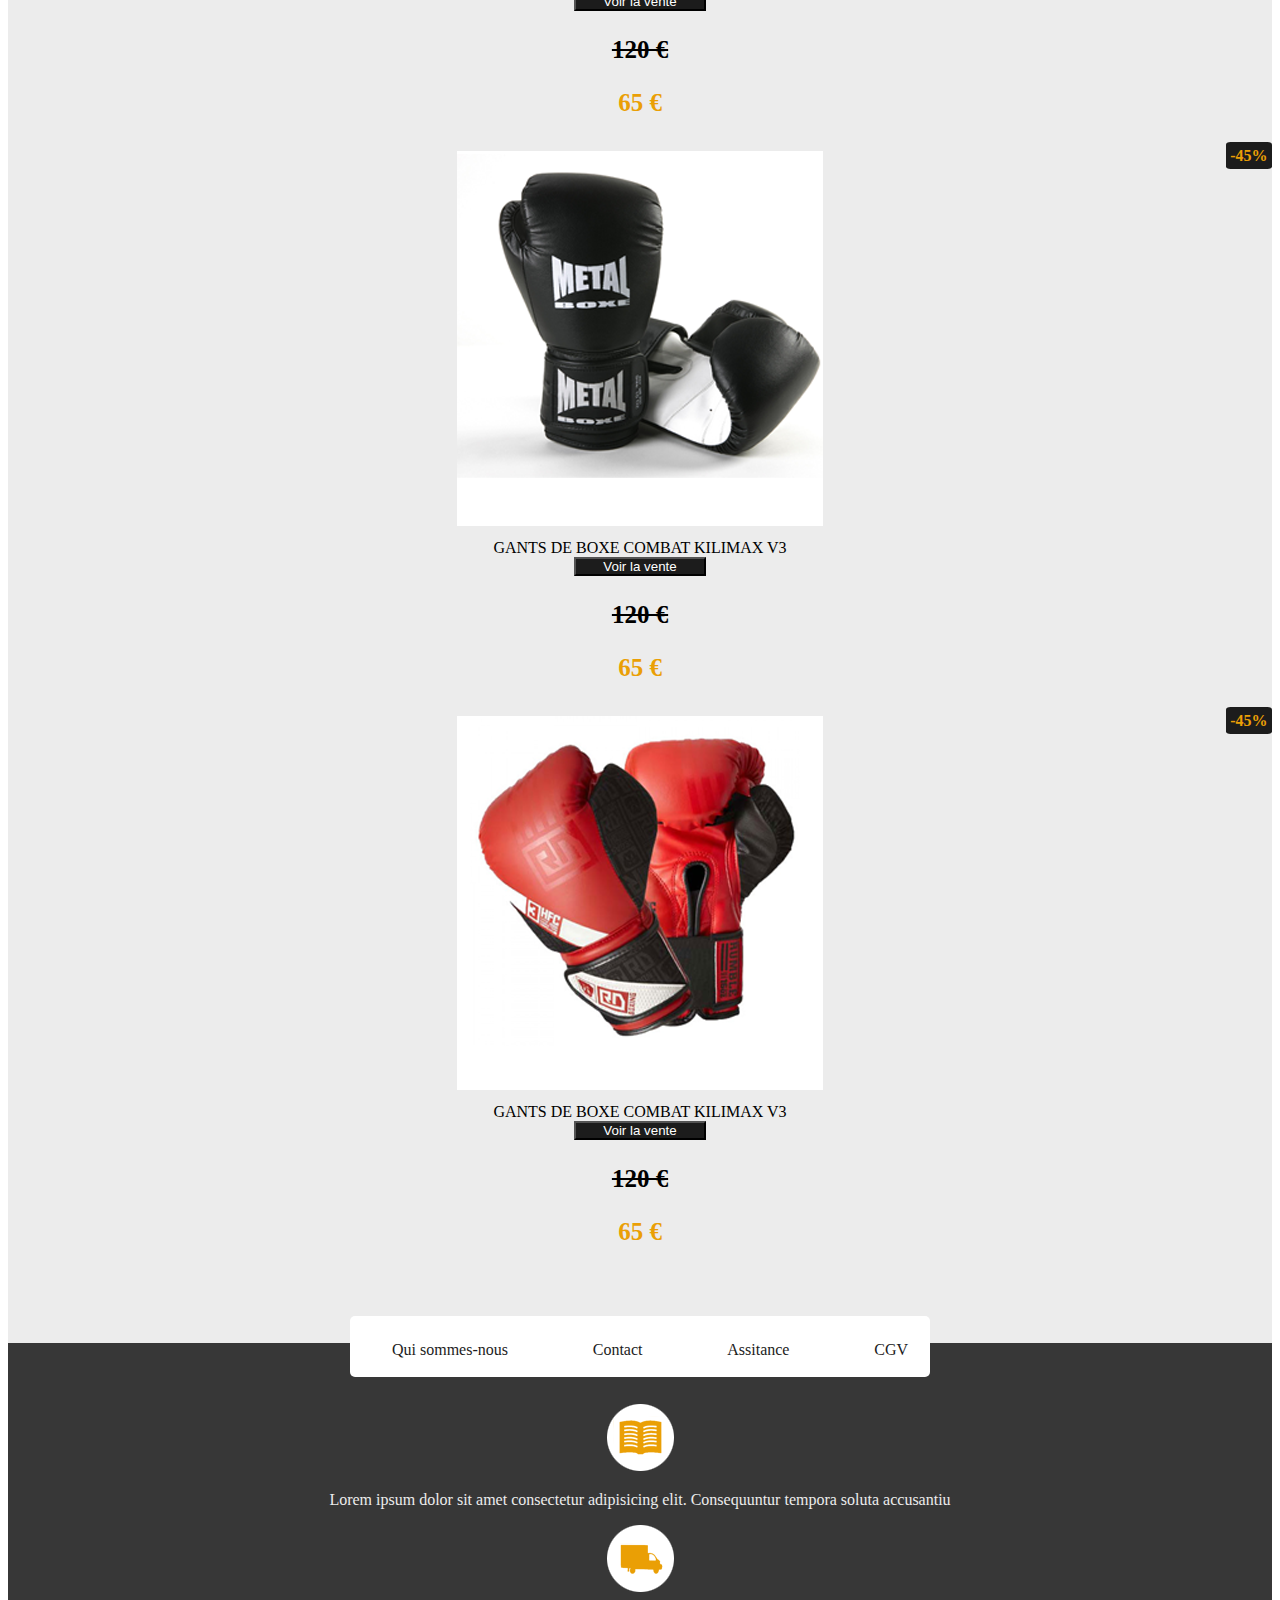
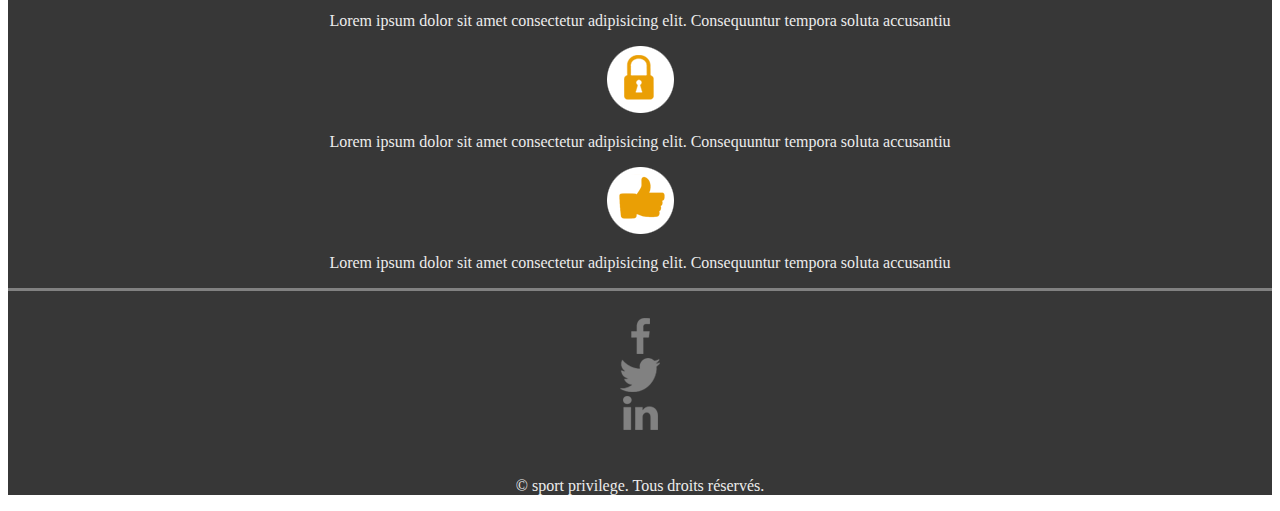
<file: Eval-Haned-Mohamed/index.html>
<!DOCTYPE html>
<html lang="fr">
  <head>
    <meta charset="UTF-8" />
    <meta http-equiv="X-UA-Compatible" content="IE=edge" />
    <meta name="viewport" content="width=device-width, initial-scale=1.0" />
    <!--Bootsrtap CSS only -->
    <link
      href="https://cdn.jsdelivr.net/npm/bootstrap@5.2.2/dist/css/bootstrap.min.css"
      rel="stylesheet"
      integrity="sha384-Zenh87qX5JnK2Jl0vWa8Ck2rdkQ2Bzep5IDxbcnCeuOxjzrPF/et3URy9Bv1WTRi"
      crossorigin="anonymous"
    />
    <!-- CDN Fontawesome  -->
    <link
      rel="stylesheet"
      href="https://cdnjs.cloudflare.com/ajax/libs/font-awesome/6.2.0/css/all.min.css"
      integrity="sha512-xh6O/CkQoPOWDdYTDqeRdPCVd1SpvCA9XXcUnZS2FmJNp1coAFzvtCN9BmamE+4aHK8yyUHUSCcJHgXloTyT2A=="
      crossorigin="anonymous"
      referrerpolicy="no-referrer"
    />
    <!-- CSS -->
    <link rel="stylesheet" href="css/style.css" />
    <title>Document</title>
  </head>

  <body>
    <header>
      <div class="container" style="padding-top: 2vh">
        <div class="row justify-content-around">
          <div class="col-7 col-md-7">
            <img src="/Eval-Haned-Mohamed/img/logo.png" alt="Logo" />
            <p>
              Lorem ipsum dolor <span style="color: #ea9f05">sit amet</span>
            </p>
          </div>
          <div class="col-7 col-md-3">
            <p>Bonjour Julien</p>
          </div>

          <div class="row ">
          <nav class="col-12 col-md-7 offset-md-6">
            <ul class="flex ">
              <li ><a href="#contact">Contactez-nous</a></li>
              <li ><a href="#">Parrainage</a></li>
              <li ><a href="#">Déconnexion</a></li>
            </ul>
          </nav>
        </div>

        </div>
      </div>
    </header>

    <section>
      <div class="container" style="padding-top: 2vh">
        <div class="row">
          <img
            src="/Eval-Haned-Mohamed/img/header-page-catalogue.png"
            alt="Photo de couverture du catalogue"
          />
        </div>

        <div
          class="row justify-content-center"
          style="
            padding-top: 2vh;
            padding-bottom: 8vh;
            background-color: #ececec;
          "
        >
          <div class="col-md-5">
            <img
              src="/Eval-Haned-Mohamed/img/gant-boxe-2.png"
              alt="Gants de boxe combat klimax noir"
            />
            <div class="texte_centrer">-45%</div>
            <div class="texte_bottom">GANTS DE BOXE COMBAT KILIMAX V3</div>

            <div class="row justify-content-center">
              <div class="col-6"><button>Voir la vente</button></div>
              <div class="col">
                <p style="text-decoration: line-through">120 €</p>
              </div>
              <div class="col"><p style="color: #ea9f05">65 €</p></div>
            </div>
          </div>

          <div class="col-md-5">
            <img
              src="/Eval-Haned-Mohamed/img/gant-boxe-1.png"
              alt="Gants de boxe combat kilmax rouge"
            />
            <div class="texte_centrer">-45%</div>
            <div class="texte_bottom">GANTS DE BOXE COMBAT KILIMAX V3</div>

            <div class="row justify-content-center">
              <div class="col-6"><button>Voir la vente</button></div>
              <div class="col">
                <p style="text-decoration: line-through">120 €</p>
              </div>
              <div class="col"><p style="color: #ea9f05">65 €</p></div>
            </div>
          </div>

          <div class="col-md-5">
            <img
              src="/Eval-Haned-Mohamed/img/gant-boxe-2.png"
              alt="Gants de boxe combat klimax noir"
            />

            <div class="texte_centrer">-45%</div>
            <div class="texte_bottom">GANTS DE BOXE COMBAT KILIMAX V3</div>
            <div class="row justify-content-center">
              <div class="col-6"><button>Voir la vente</button></div>
              <div class="col">
                <p style="text-decoration: line-through">120 €</p>
              </div>
              <div class="col"><p style="color: #ea9f05">65 €</p></div>
            </div>
          </div>

          <div class="col-md-5">
            <img
              src="/Eval-Haned-Mohamed/img/gant-boxe-1.png"
              alt="Gants de boxe combat kilmax rouge"
            />
            <div class="texte_centrer">-45%</div>
            <div class="texte_bottom">GANTS DE BOXE COMBAT KILIMAX V3</div>
            <div class="row justify-content-center">
              <div class="col-6"><button>Voir la vente</button></div>
              <div class="col">
                <p style="text-decoration: line-through">120 €</p>
              </div>
              <div class="col"><p style="color: #ea9f05">65 €</p></div>
            </div>
          </div>
        </div>
      </div>
    </section>

    <footer id="footer">
      <div class="block">
        <ul class="flex center">
          <li><a href="#contact">Qui sommes-nous</a></li>
          <i class="fa-sharp fa-solid fa-circle"></i>
          <li><a href="#contact">Contact</a></li>
          <i class="fa-sharp fa-solid fa-circle"></i>
          <li><a href="#">Assitance</a></li>
          <i class="fa-sharp fa-solid fa-circle"></i>
          <li><a href="#">CGV</a></li>
        </ul>
      </div>

      <div class="container">
        <div class="row justify-content-center">
          <div class="col-6 col-md-3">
            <img src="/Eval-Haned-Mohamed/img/icon-livre.png" alt="icon livre" />
            <p>
              Lorem ipsum dolor sit amet consectetur adipisicing elit.
              Consequuntur tempora soluta accusantiu
            </p>
          </div>
          <div class="col-6 col-md-3">
            <img src="/Eval-Haned-Mohamed/img/icon-camion.png" alt="icon camion" />
            <p>
              Lorem ipsum dolor sit amet consectetur adipisicing elit.
              Consequuntur tempora soluta accusantiu
            </p>
          </div>
          <div class="col-6 col-md-3">
            <img src="/Eval-Haned-Mohamed/img/icon-cadenat.png" alt="icon cadenat" />
            <p>
              Lorem ipsum dolor sit amet consectetur adipisicing elit.
              Consequuntur tempora soluta accusantiu
            </p>
          </div>
          <div class="col-6 col-md-3">
            <img src="/Eval-Haned-Mohamed/img/icon-pouce.png" alt="icon pouce" />
            <p>
              Lorem ipsum dolor sit amet consectetur adipisicing elit.
              Consequuntur tempora soluta accusantiu
            </p>
          </div>
        </div>

        <div
          id="contact"
          class="row justify-content-center"
          style="padding-top: 3vh">
          <div class="col-3">
            <img src="/Eval-Haned-Mohamed/img/icon-facebook.png" alt="icon facebook" />
          </div>
          <div class="col-3">
            <img src="/Eval-Haned-Mohamed/img/icon-twitter.png" alt="icon facebook" />
          </div>
          <div class="col-3">
            <img src="/Eval-Haned-Mohamed/img/icon-linkedin.png" alt="icon facebook" />
          </div>

          <p style="padding-top: 3vh">
            © sport privilege. Tous droits réservés.
          </p>
        </div>
      </div>
    </footer>

    <!-- JavaScript Bundle with Popper -->
    <script
      src="https://cdn.jsdelivr.net/npm/bootstrap@5.2.2/dist/js/bootstrap.bundle.min.js"
      integrity="sha384-OERcA2EqjJCMA+/3y+gxIOqMEjwtxJY7qPCqsdltbNJuaOe923+mo//f6V8Qbsw3"
      crossorigin="anonymous"
    ></script>
  </body>
</html>
</file>
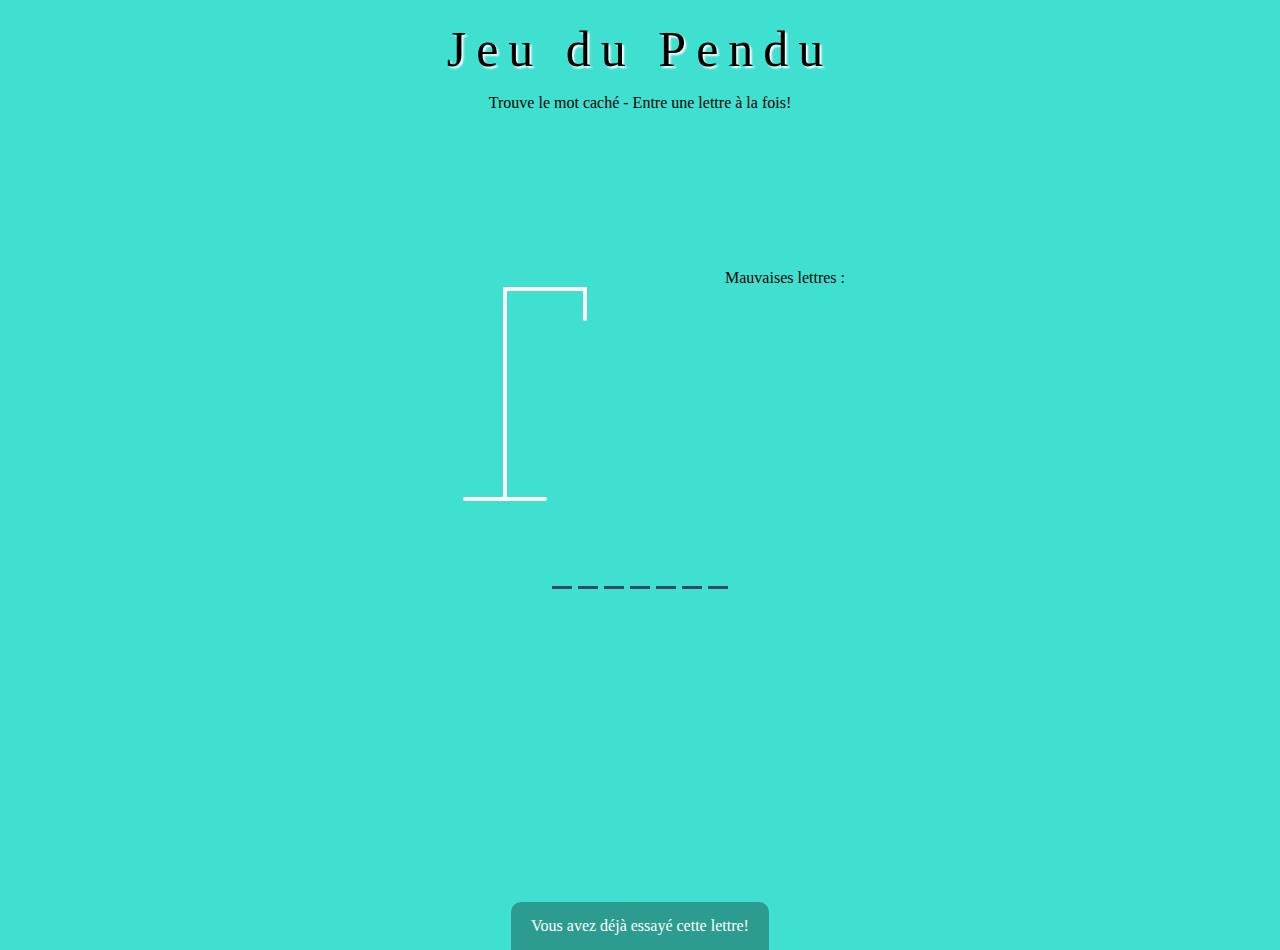
<file: LE PENDU2/index.html>
<!DOCTYPE html>
<html lang="en">
<head>
    <meta charset="UTF-8">
    <meta name="viewport" content="width=device-width, initial-scale=1.0">
    <link rel="stylesheet" href="style.css">
    
    <title>Le pendu</title>
</head>
<body>
    
    <h1>Jeu du Pendu</h1>
    <p>Trouve le mot caché - Entre une lettre à la fois!</p>

    <div class="jeu-contenant">

        <svg height="250" width="200" class="figure-contenant">
            <!--Support-->
            <line x1="60" y1="20" x2="140" y2="20"/>
            <line x1="140" y1="20" x2="140" y2="50"/>
            <line x1="60" y1="20" x2="60" y2="230"/>
            <line x1="20" y1="230" x2="100" y2="230"/>
            
            
            <!-- Animation -->

            <!--Tete-->
            <circle cx="140" cy="70" r="20"  class="figure-partie"/>
            
            <!--corp-->
            <line x1="140" y1="90" x2="140" y2="150" class="figure-partie"/>
            <!--Bras-->
            <line x1="140" y1="120" x2="120" y2="100" class="figure-partie"/>
            <line x1="140" y1="120" x2="160" y2="100" class="figure-partie"/>
            <!--Jambes-->
            <line x1="140" y1="150" x2="120" y2="180" class="figure-partie"/>
            <line x1="140" y1="150" x2="160" y2="180" class="figure-partie"/>

        </svg>

        <div class="mauvaises-lettres-contenant">
            <div id="mauvaises-lettres">Mauvaises lettres :</div>
        </div>

        <div class="mot" id="mot">   </div>

    </div>

    <!--Final messages-->
    <div class="popup-contenant" id="popup-contenant">
        <div class="popup">
            <h2 id="message-final"></h2>
            <button id="play-bouton">Rejouer!</button>
        </div>
    </div>

    <!-- Notification -->
    <div class="notification-contenant" id="notification-contenant">
        <p>Vous avez déjà essayé cette lettre!</p>
    </div>

    

<script src="script.js"></script>
</body>
</html>
</file>
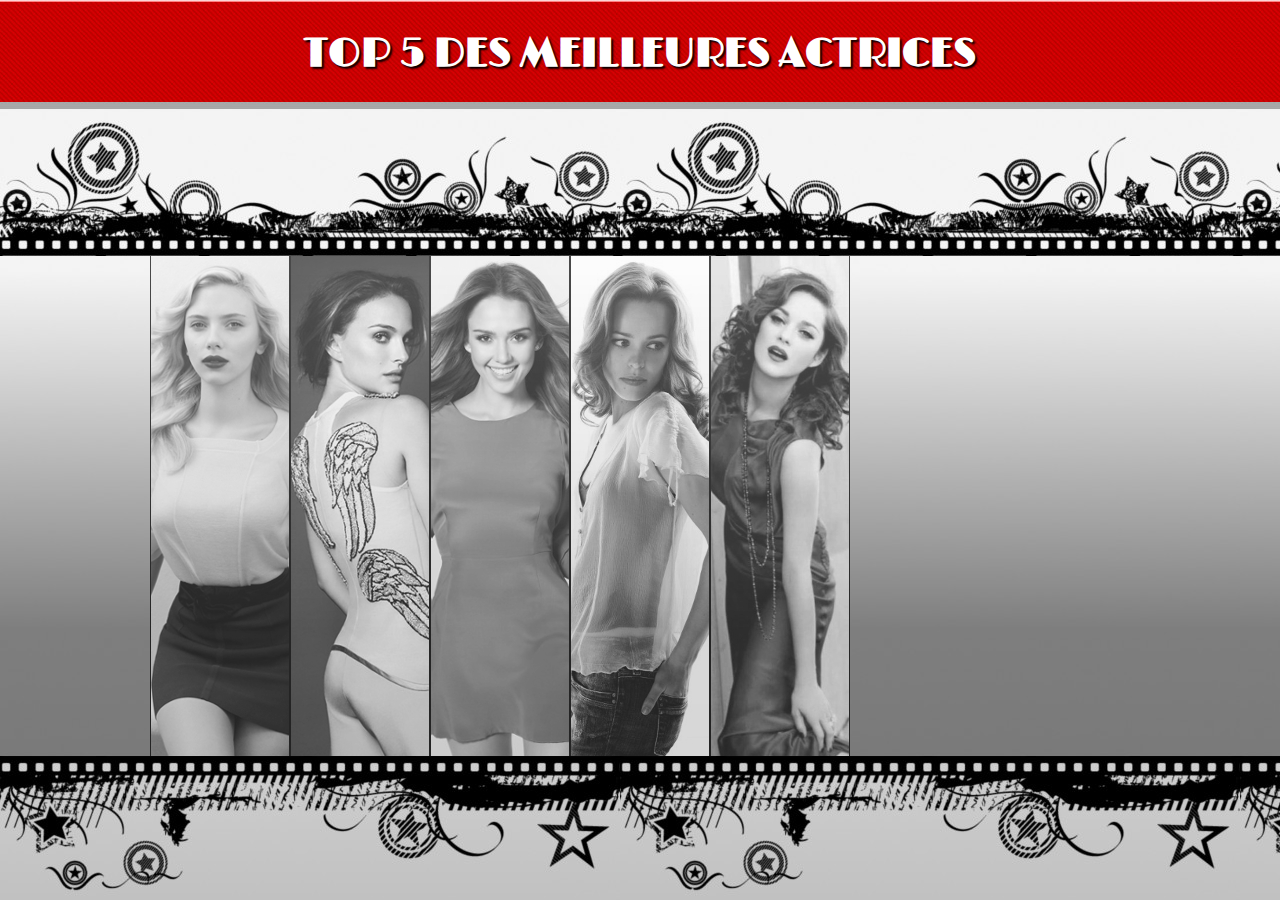
<file: Projet-Jquery/index.html>
<!DOCTYPE html>
<html>

      <head> 
        <title>Top 5 des meilleures actrices</title>
        <link rel="stylesheet" type="text/css" href="style.css">
        <script src="https://ajax.googleapis.com/ajax/libs/jquery/3.6.0/jquery.min.js"></script>
        <script src="https://ajax.googleapis.com/ajax/libs/jquery/2.1.4/jquery.min.js"></script>
        <script src="scriptProjet.js"></script>
        <link href='https://fonts.googleapis.com/css?family=Limelight' rel='stylesheet' type='text/css'>
                <link href='https://fonts.googleapis.com/css?family=Lobster' rel='stylesheet' type='text/css'>
          
    </head>
 
    <body>
        <header>
            <h1>Top 5 des meilleures actrices</h1>
        </header>

        <section id="main-menu">
            <ul>

                <li>
                    <div id="part1" class="images">
                        <div class="bw"></div>
                        <div class="color"> </div>
                    </div>  

                    <div class="description">
                        <h2>Scarlett <br> Johansson</h2>
                        <h3>Ses meilleurs films</h3>
                        <p>Lucy</p>
                        <p>the Island</p>
                        <p>lost In TRabskation</p>
                    </div>
                </li>

                <li>
                    <div id="part2" class="images">
                        <div class="bw"></div>
                        <div class="color"></div>
                </div>
                    <div class="description">
                        <h2>Natalie <br> Portman</h2>
                        <h3>Ses meilleurs films</h3>
                        <p>Black Swan</p>
                        <p>Star Wars</p>
                        <p>Leon</p>
                    </div>
                </li>

                <li>
                    <div id="part3" class="images">
                        <div class="bw"></div>
                        <div class="color">
                    </div>
                </div>
                    <div class="description">
                        <h2>Jessica <br> Alba</h2>
                        <h3>Ses meilleurs films</h3>
                        <p>Awake</p>
                        <p>Sin City</p>
                        <p>Fantastic Four</p>
                    </div>
                </li>

            
                <li>
                    <div id="part4" class="images">
                        <div class="bw"></div>
                        <div class="color">
                    </div>
                </div>
                    <div class="description">
                        <h2>Rachel<br> Macadams</h2>
                        <h3>Ses meilleurs films</h3>
                        <p>The Notebook</p>
                        <p>The Vow</p>
                        <p>The Times Traveler's Wife</p>
                    </div>
                </li>

                <li>
                    <div id="part5" class="images">
                        <div class="bw"></div>
                        <div class="color">
                    </div>
                </div>
                    <div class="description">
                        <h2>Marion<br> Cotiillard</h2>
                        <h3>Ses meilleurs films</h3>
                        <p>Jeux D'enfants</p>
                        <p>Les Petits Mouchoirs</p>
                        <p>Inception</p>
                    </div>
                </li>

            </ul>
        </section>
    </body>





</html>
</file>
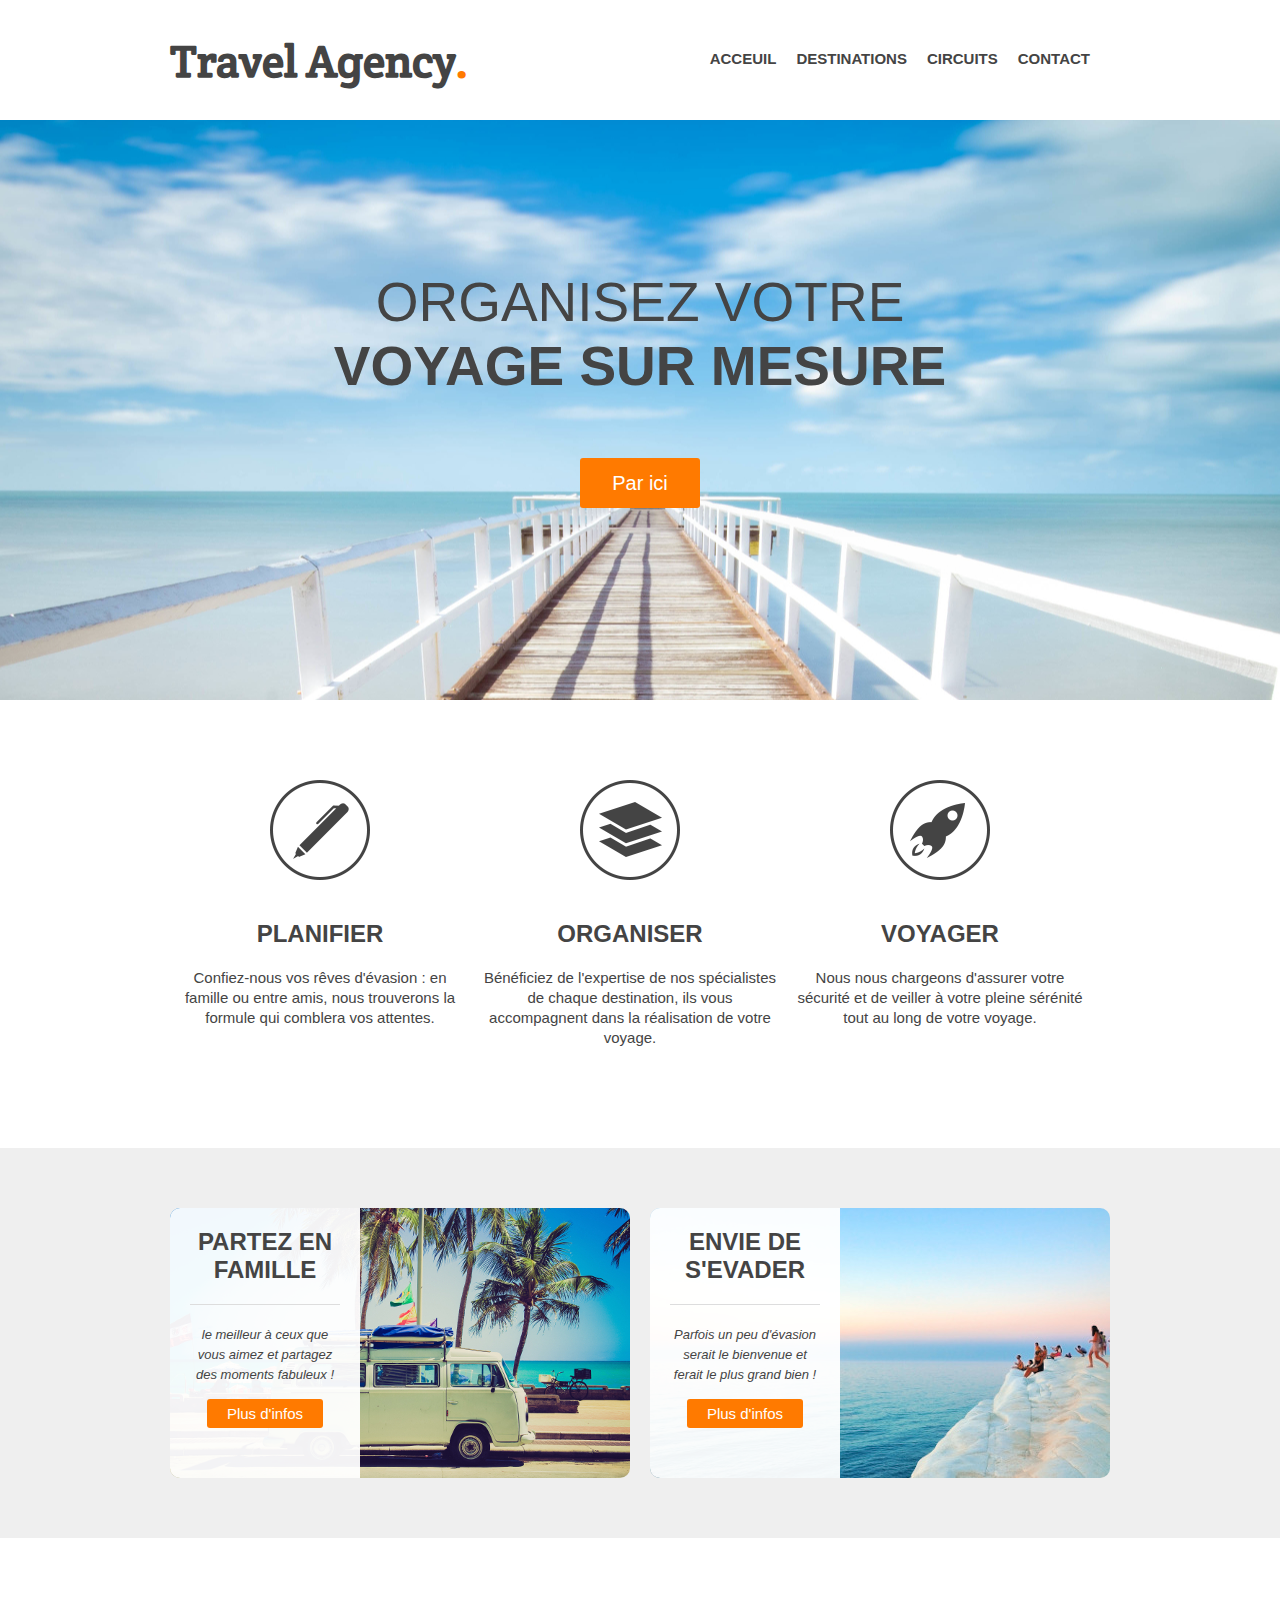
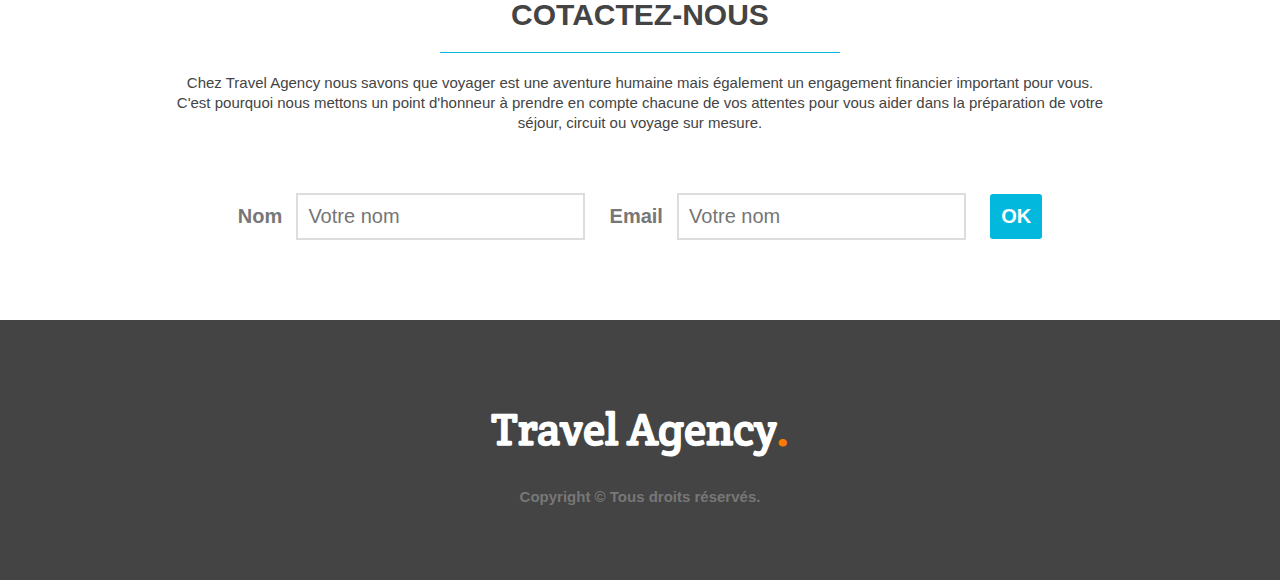
<file: Site Web Udemy/index.html>
<html>

<head>
    <meta charset="utf-8">
    <link rel="stylesheet" href="style.css">
    <link href='https://fonts.googleapis.com/css?family=Crete Round' rel='stylesheet'>
    <title>Travel Agency</title>
</head>

<body>
     
      <header>
        <div class="wrapper">  
              <h1> Travel Agency<span class="orange">.</span></h1>
              <nav>
                   <ul>
                        <li><a href="#main-image">Acceuil</a></li>
                        <li><a href="#steps">Destinations</a></li>
                        <li><a href="#possibilities">Circuits</a></li>
                        <li><a href="#contact">contact</a></li>
                   </ul>
              </nav>       
        </div>
      </header>
      
      <section id="main-image">
            <div class="wrapper">  
                 <h2>Organisez votre<br><strong>voyage sur mesure</strong></h2>    
                 <a href="#" class="button-1">Par ici</a>
            </div>

      </section>

      <section id="steps">
        <div class="wrapper">

            <ul>
                <li id="step-1">
                     <h4>Planifier</h4>
                     <p>Confiez-nous vos rêves d'évasion : en famille ou entre amis, nous trouverons la formule qui comblera vos attentes.</p>
                </li>

                <li id="step-2">
                    <h4>Organiser</h4>
                    <p>Bénéficiez de l'expertise de nos spécialistes de chaque destination, ils vous accompagnent dans la réalisation de votre voyage.</p>
               </li>

               <li id="step-3">
                <h4>Voyager</h4>
                <p>Nous nous chargeons d'assurer votre sécurité et de veiller à votre pleine sérénité tout au long de votre voyage.</p>
              </li>

              <div class="clear"></div>

            </ul>    
        </div>
      </section>

      <section id="possibilities">
        <div class="wrapper">  

            <article style="background-image: url(image/article-image-1.jpg);">
                     <div class="overlay">
                          <h4>Partez en famille</h4>
                          <p><small> le meilleur à ceux que vous aimez et partagez des moments fabuleux ! </small></p>
                          <a href="#" class="button-2">Plus d'infos</a>
                        </div>
                    
            </article>

            <article style="background-image: url(image/article-image-2.jpg);">
                <div class="overlay">
                     <h4>Envie de s'evader</h4>
                     <p><small> Parfois un peu d'évasion serait le bienvenue et ferait le plus grand bien ! </small></p>
                     <a href="#" class="button-2">Plus d'infos</a>              
                    </div>
               
       </article>

       <div class="clear"></div>

        </div>
      </section>

      <section id="contact">
        <div class="wrapper"> 
            <h3>Cotactez-nous</h3> 
            <p>Chez Travel Agency nous savons que voyager est une aventure humaine mais également un engagement financier important pour vous. C'est pourquoi nous mettons un point d'honneur à prendre en compte chacune de vos attentes pour vous aider dans la préparation de votre séjour, circuit ou voyage sur mesure.</p> 
            <form>
                  <label for="name">Nom</label>
                  <input type="text" id="name" placeholder="Votre nom">

                  <label for="name">Email</label>
                  <input type="text" id="email" placeholder="Votre nom">

                  <input type="submit" value="OK" class="button-3">
            </form>       
        </div>
      </section>

      <footer>
              <h1>Travel Agency<span class="orange">.</span></h1>
              <div class="copyright">Copyright © Tous droits réservés.</div>

      </footer>


</body>

</html>
</file>
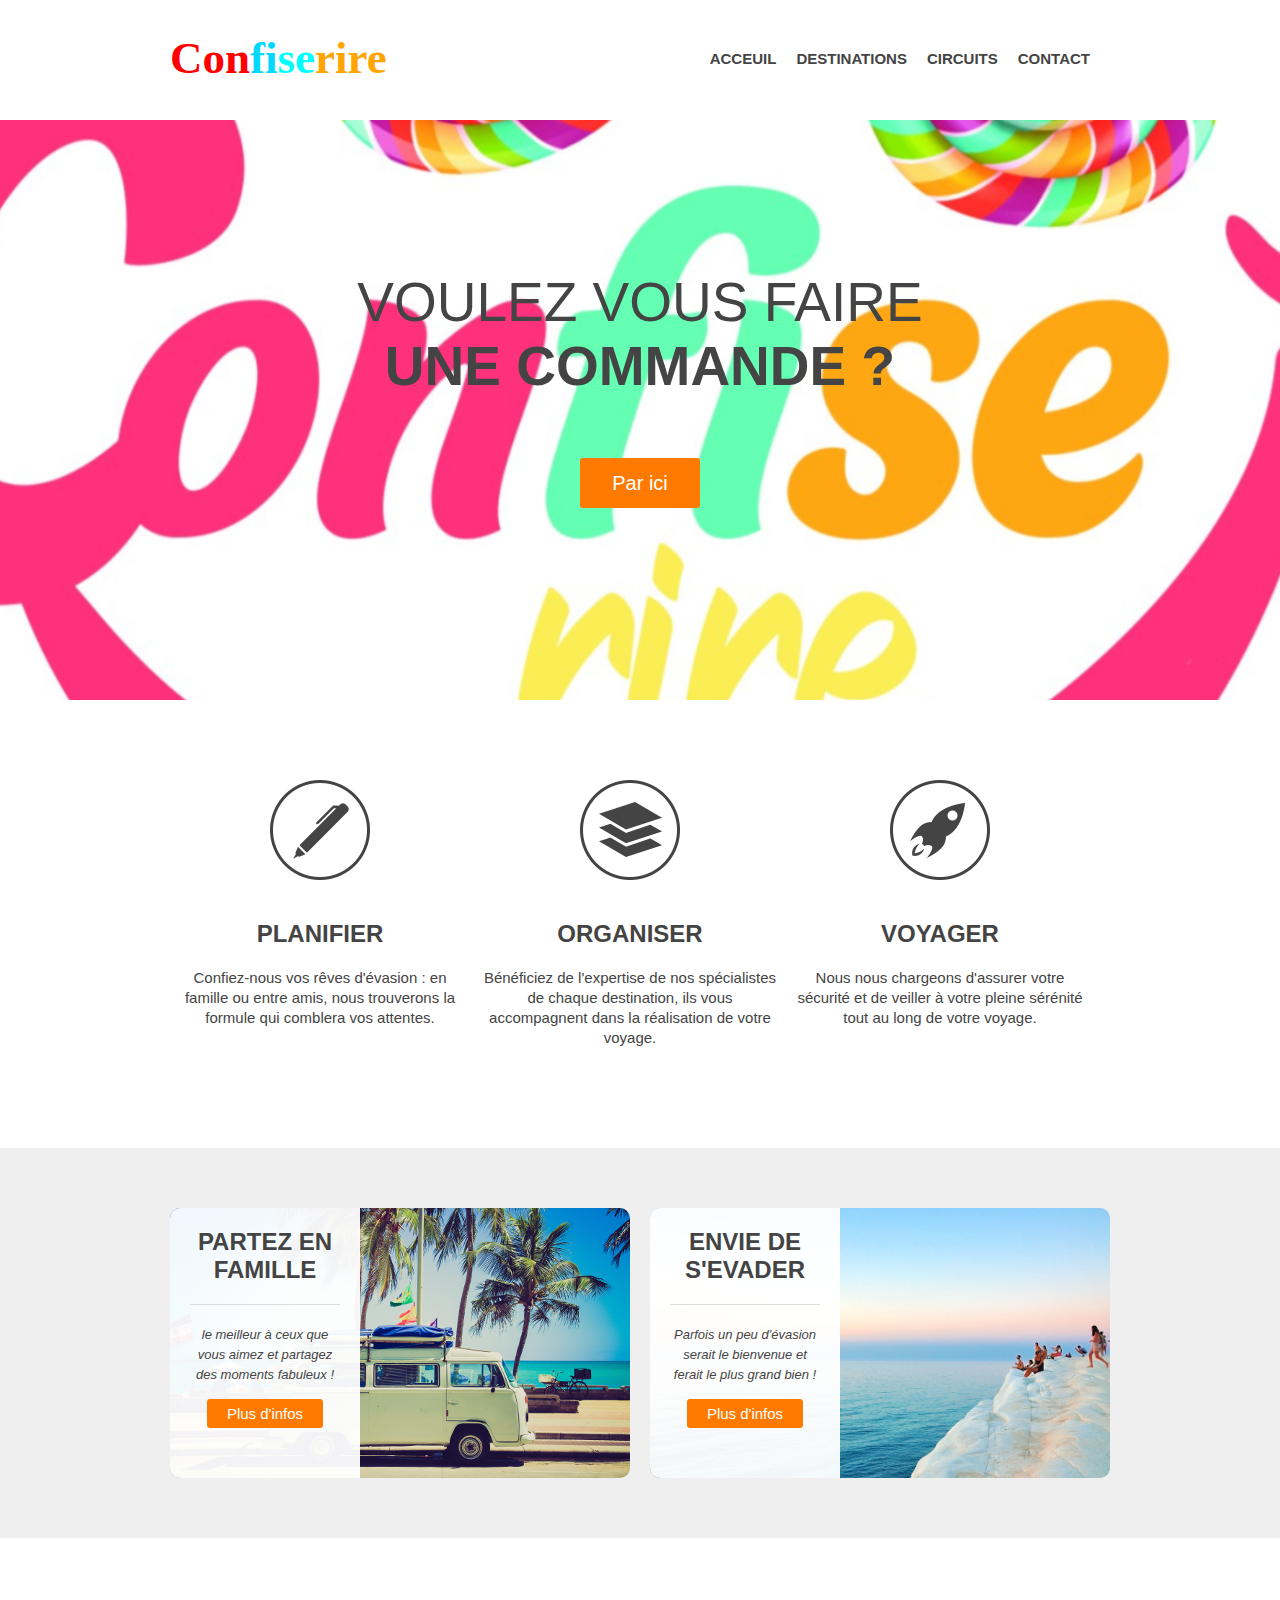
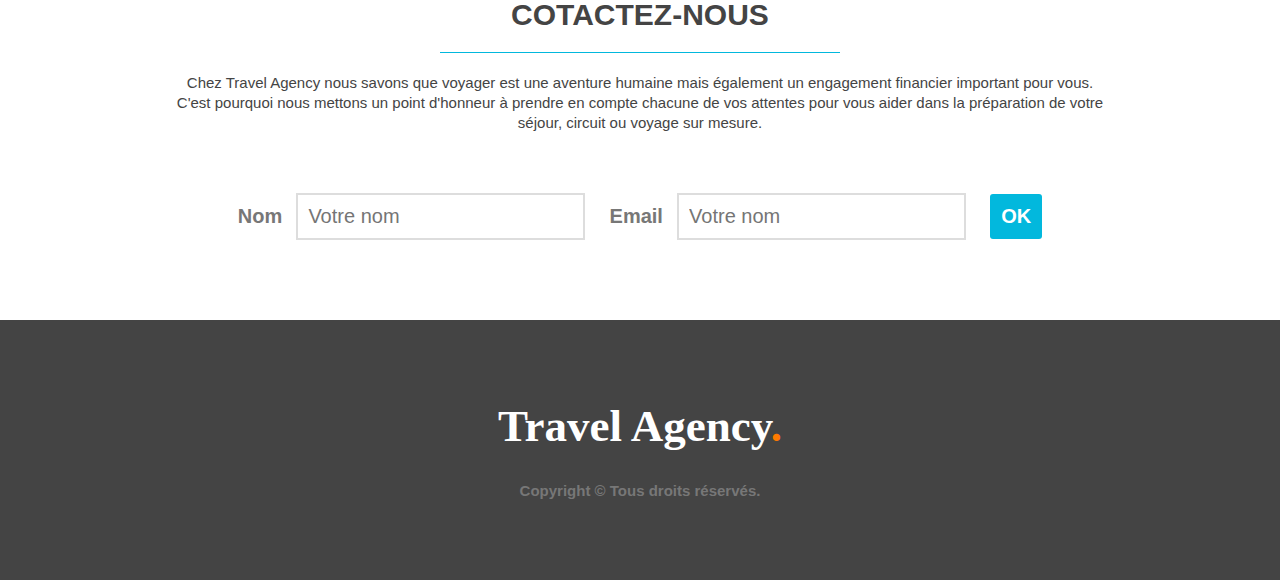
<file: TravelAgency/index.html>
<html>

<head>
    <meta charset="utf-8">
    <link rel="stylesheet" href="style.css">
    <link href='https://fonts.googleapis.com/css?family=Crete Round' rel='stylesheet'>
    <link href="http://fonts.cdnfonts.com/css/malvie" rel="stylesheet">
                
    <title>Confiserire</title>
</head>

<body>
     
      <header>
        <div class="wrapper">  
              <h1 style="color:red ;">Con<span style="color:rgb(0, 217, 255) ;">fi</span><span style="color: aqua;">se</span><span style="color: orange ;">rire</span></h1>
              <nav>
                   <ul>
                        <li><a href="#main-image">Acceuil</a></li>
                        <li><a href="#steps">Destinations</a></li>
                        <li><a href="#possibilities">Circuits</a></li>
                        <li><a href="#contact">contact</a></li>
                   </ul>
              </nav>       
        </div>
      </header>
      
      <section id="main-image">
            <div class="wrapper">  
                 <h2>  Voulez vous faire <br><strong>une commande ?</strong></h2>    
                 <a href="#" class="button-1">Par ici</a>
            </div>

      </section>

      <section id="steps">
        <div class="wrapper">

            <ul>
                <li id="step-1">
                     <h4>Planifier</h4>
                     <p>Confiez-nous vos rêves d'évasion : en famille ou entre amis, nous trouverons la formule qui comblera vos attentes.</p>
                </li>

                <li id="step-2">
                    <h4>Organiser</h4>
                    <p>Bénéficiez de l'expertise de nos spécialistes de chaque destination, ils vous accompagnent dans la réalisation de votre voyage.</p>
               </li>

               <li id="step-3">
                <h4>Voyager</h4>
                <p>Nous nous chargeons d'assurer votre sécurité et de veiller à votre pleine sérénité tout au long de votre voyage.</p>
              </li>

              <div class="clear"></div>

            </ul>    
        </div>
      </section>

      <section id="possibilities">
        <div class="wrapper">  

            <article style="background-image: url(image/article-image-1.jpg);">
                     <div class="overlay">
                          <h4>Partez en famille</h4>
                          <p><small> le meilleur à ceux que vous aimez et partagez des moments fabuleux ! </small></p>
                          <a href="#" class="button-2">Plus d'infos</a>
                        </div>
                    
            </article>

            <article style="background-image: url(image/article-image-2.jpg);">
                <div class="overlay">
                     <h4>Envie de s'evader</h4>
                     <p><small> Parfois un peu d'évasion serait le bienvenue et ferait le plus grand bien ! </small></p>
                     <a href="#" class="button-2">Plus d'infos</a>              
                    </div>
               
       </article>

       <div class="clear"></div>

        </div>
      </section>

      <section id="contact">
        <div class="wrapper"> 
            <h3>Cotactez-nous</h3> 
            <p>Chez Travel Agency nous savons que voyager est une aventure humaine mais également un engagement financier important pour vous. C'est pourquoi nous mettons un point d'honneur à prendre en compte chacune de vos attentes pour vous aider dans la préparation de votre séjour, circuit ou voyage sur mesure.</p> 
            <form>
                  <label for="name">Nom</label>
                  <input type="text" id="name" placeholder="Votre nom">

                  <label for="name">Email</label>
                  <input type="text" id="email" placeholder="Votre nom">

                  <input type="submit" value="OK" class="button-3">
            </form>       
        </div>
      </section>

      <footer>
              <h1>Travel Agency<span class="orange">.</span></h1>
              <div class="copyright">Copyright © Tous droits réservés.</div>

      </footer>


</body>

</html>
</file>
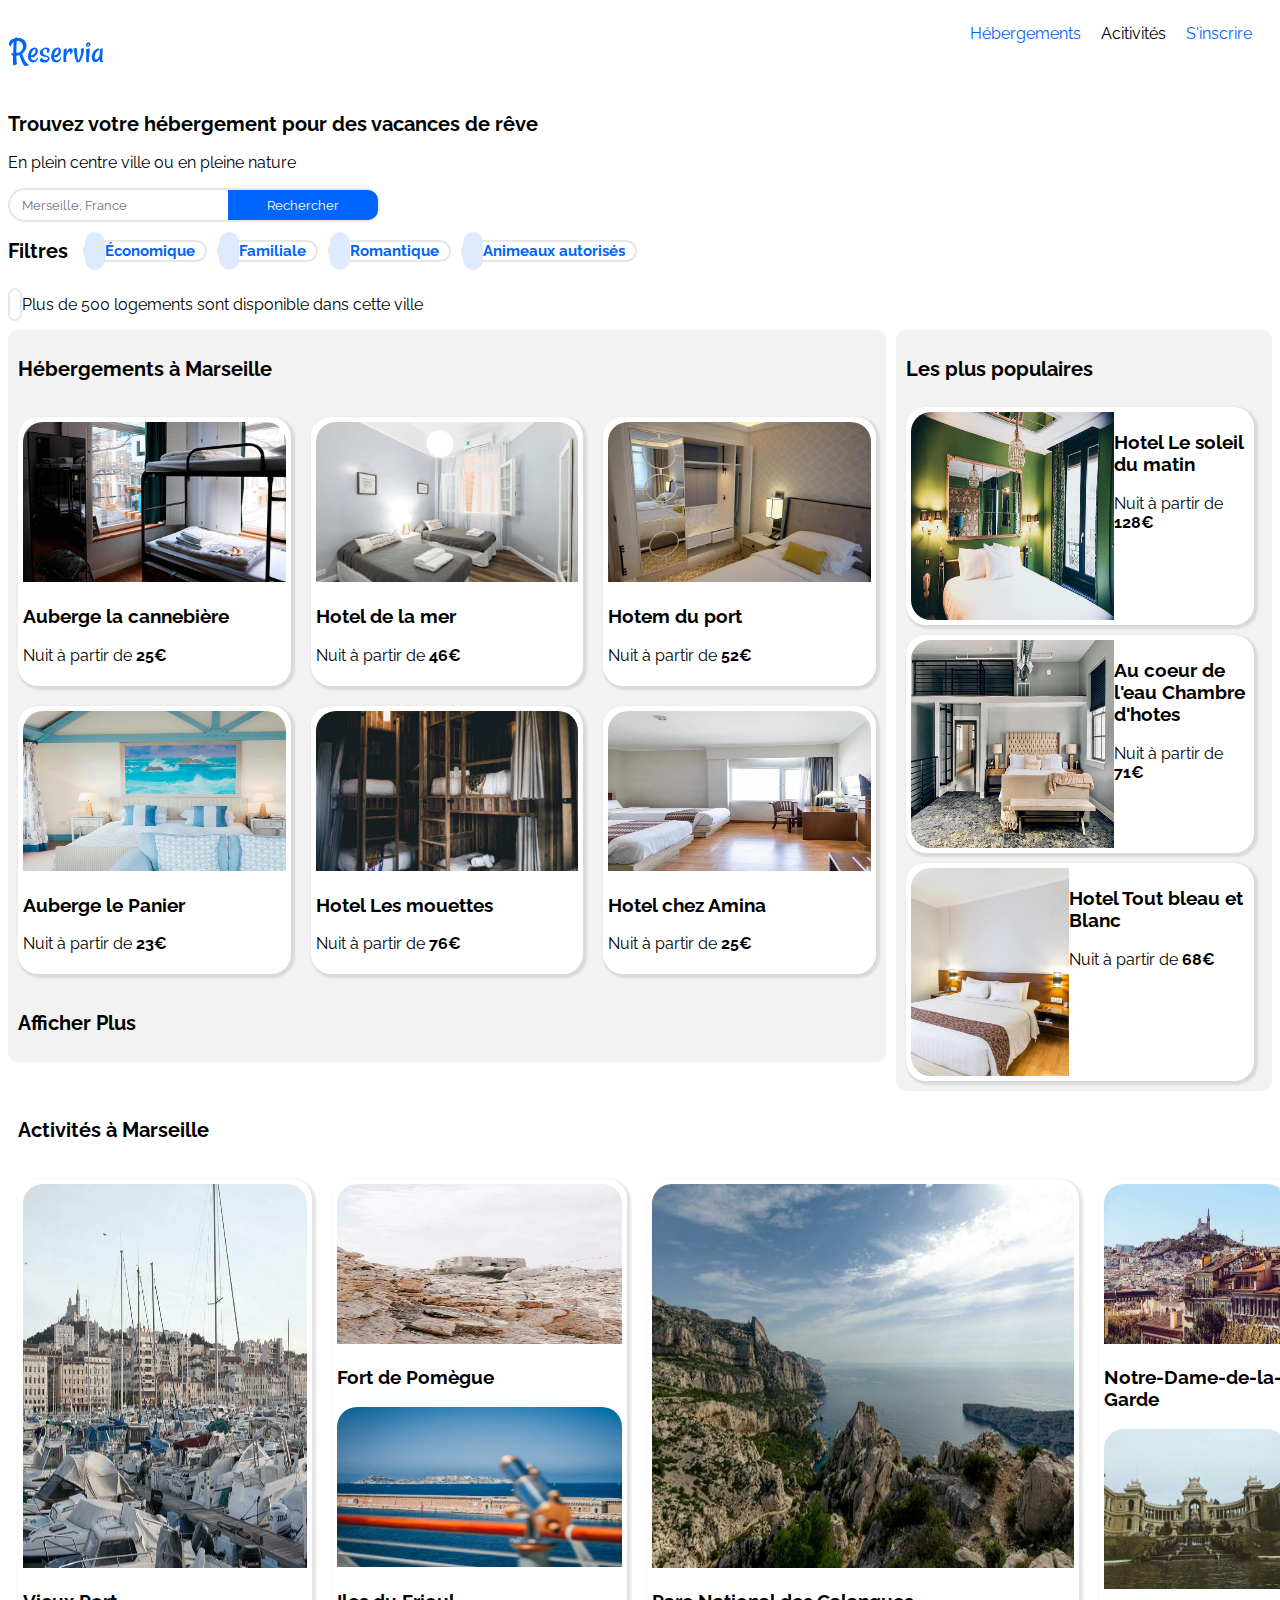
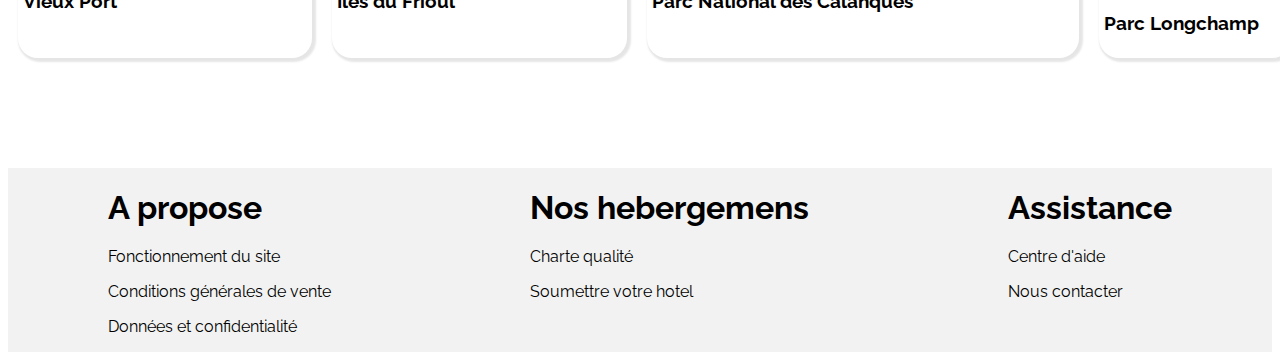
<file: wf3.HanedMohamed-main (1)/wf3.HanedMohamed-main/projet.html>
<!DOCTYPE html>
<html lang="fr">
<head>
    <meta charset="UTF-8">
    <meta http-equiv="X-UA-Compatible" content="IE=edge">
    <meta name="viewport" content="width=device-width, initial-scale=1.0">
    <link rel="stylesheet" href="https://cdnjs.cloudflare.com/ajax/libs/font-awesome/6.2.0/css/all.min.css" integrity="sha512-xh6O/CkQoPOWDdYTDqeRdPCVd1SpvCA9XXcUnZS2FmJNp1coAFzvtCN9BmamE+4aHK8yyUHUSCcJHgXloTyT2A==" crossorigin="anonymous" referrerpolicy="no-referrer" />
    <link href="//db.onlinewebfonts.com/c/7491f2bc0f943a5904e801a0175441e6?family=AmbigueW01-Medium" rel="stylesheet" type="text/css"/>
    <link href='https://fonts.googleapis.com/css?family=Raleway' rel='stylesheet'>
    <link rel="stylesheet" href="projet.css">
    <title>Document</title>
</head>
<body>

    <header class="flex space-between ">
        
     

        <h1 class="flex flex-start"> <img src="/wf3.HanedMohamed-main (1)/wf3.HanedMohamed-main/logo/Reservia.svg" alt="Reservia"></h1>
        <nav>
            <ul class="flex flex-end">
                <li id="H"><a href="#Hébergements" >Hébergements</a></li>
                <li id="A"><a href="#Activités" style="color:black;">Acitivités</a></li>
                <li id="S"><a href="#">S'inscrire</a></li>
            </ul>
        </nav>
        
    </header>

   <section>
        <div id="intro">
             <h2>Trouvez votre hébergement pour des vacances de rêve</h2>
             <p>En plein centre ville ou en pleine nature</p>
        </div>

        <div class="recherche" >

            <i id="rech" class="fa-solid fa-location-dot"></i>
            <input type="text" placeholder="Merseille, France">
            <button class="Rechercher" type="button">Rechercher</button>

        </div>

        <div class="flex">

           <h2>Filtres</h2>

           <h2 class="filtre"> 
                <a href="" id="e">
                <i class="btn fa-sharp fa-solid fa-money-bill-wave"></i> 
                 Économique </a>
            </h2>

           <h2 class="filtre"> 
                <a href="" id="f">
                <i class="btn fa-solid fa-child-reaching"></i>
                 Familiale </a>
                </h2>

           <h2 class="filtre"> 
            <a href="" id="r"> 
            <i class="btn fa-solid fa-heart"></i> 
            Romantique </a>
           </h2>

           <h2 class="filtre">
            <a href="" id="a">
            <i class="btn fa-solid fa-dog"></i> 
            Animeaux autorisés </a>
          </h2> 

        </div>

            <p>
            <a href="#" id="i"> 
            <i class="fa-solid fa-info"></i>
             </a>
            Plus de 500 logements sont disponible dans cette ville
            </p>
    </section>

   
    <section  class="BLOC flex space-between">

    <div id="Hébergements">
      <h4>Hébergements à Marseille</h2>
      <div id="bloc1" class="flex  ">
        <div class="heb">
            <img src="/wf3.HanedMohamed-main (1)/wf3.HanedMohamed-main/hebergements/4_small/marcus-loke-WQJvWU_HZFo-unsplash.jpg" alt="Auberge la cannebère" >
            <h3>Auberge la cannebière</h3>
            <p>Nuit à partir de <strong>25€</strong></p>
            <i class="fa-solid fa-star"></i>
            <i class="fa-solid fa-star"></i>
            <i class="fa-solid fa-star"></i>
            <i class="fa-solid fa-star"></i>
            <i class="fa-regular fa-star"></i>
        </div>

        <div class="heb">
            <img src="/wf3.HanedMohamed-main (1)/wf3.HanedMohamed-main/hebergements/4_small/fred-kleber-gTbaxaVLvsg-unsplash.jpg" alt="Hotel du port" >

            <h3>Hotel de la mer</h3>
            <p>Nuit à partir de <strong>46€</strong></p>
            <i class="fa-solid fa-star"></i>
            <i class="fa-solid fa-star"></i>
            <i class="fa-solid fa-star"></i>
            <i class="fa-regular fa-star"></i>
            <i class="fa-regular fa-star"></i>
        </div>

        <div class="heb">
            <img src="/wf3.HanedMohamed-main (1)/wf3.HanedMohamed-main/hebergements/4_small/reisetopia-B8WIgxA_PFU-unsplash.jpg"  alt="Hotel les mouettes">
            <h3>Hotem du port</h3>
            <p>Nuit à partir de <strong>52€</strong></p>
            <i class="fa-solid fa-star"></i>
            <i class="fa-solid fa-star"></i>
            <i class="fa-solid fa-star"></i>
            <i class="fa-solid fa-star"></i>
            <i class="fa-solid fa-star"></i>
        </div>
     </div>

     <div id="bloc2" class="flex ">
        <div class="heb">
            <img src="/wf3.HanedMohamed-main (1)/wf3.HanedMohamed-main/hebergements/4_small/annie-spratt-Eg1qcIitAuA-unsplash.jpg" alt="Hotel de la mer" >
            <h3>Auberge le Panier</h3>
            <p>Nuit à partir de <strong>23€</strong></p>
            <i class="fa-solid fa-star"></i>
            <i class="fa-solid fa-star"></i>
            <i class="fa-solid fa-star"></i>
            <i class="fa-solid fa-star"></i>
            <i class="fa-regular fa-star"></i>
        </div>
    
        <div class="heb">
            <img src="/wf3.HanedMohamed-main (1)/wf3.HanedMohamed-main/hebergements/4_small/nicate-lee-kT-ZyaiwBe0-unsplash.jpg" alt="Auberge le panier" >
            <h3>Hotel Les mouettes</h3>
            <p>Nuit à partir de <strong>76€</strong></p>
            <i class="fa-solid fa-star"></i>
            <i class="fa-solid fa-star"></i>
            <i class="fa-solid fa-star"></i>
            <i class="fa-solid fa-star"></i>
            <i class="fa-regular fa-star"></i>
        </div>

        <div class="heb">
            <img src="/wf3.HanedMohamed-main (1)/wf3.HanedMohamed-main/hebergements/4_small/febrian-zakaria-M6S1WvfW68A-unsplash.jpg"  alt="Hotel chez Amina" >
            <h3>Hotel chez Amina</h3>
            <p>Nuit à partir de <strong>25€</strong></p>
            <i class="fa-solid fa-star"></i>
            <i class="fa-solid fa-star"></i>
            <i class="fa-solid fa-star"></i>
            <i class="fa-solid fa-star"></i>
            <i class="fa-solid fa-star"></i>
        </div>

     </div>
     <h4>Afficher Plus</h2>



      
    </div>
    
    <div id="Pop" >

        <h4>Les plus populaires</h2>          
        <div class="flex heb2">
        <img src="/wf3.HanedMohamed-main (1)/wf3.HanedMohamed-main/hebergements/4_small/emile-guillemot-Bj_rcSC5XfE-unsplash.jpg" alt="hotel le soleil du matin">
           
           <div class="column">
            <h3>Hotel Le soleil du matin</h3>
            <p>Nuit à partir de <strong>128€</strong></p>
            <i class="fa-solid fa-star"></i>
            <i class="fa-solid fa-star"></i>
            <i class="fa-solid fa-star"></i>
            <i class="fa-solid fa-star"></i>
            <i class="fa-solid fa-star"></i>
        </div>
        </div>


        <div class="flex heb2">
             <img src="/wf3.HanedMohamed-main (1)/wf3.HanedMohamed-main/hebergements/4_small/aw-creative-VGs8z60yT2c-unsplash.jpg" alt="Auberge">
            <div class="column">
             <h3>Au coeur de l'eau Chambre d'hotes</h3>
            <p>Nuit à partir de <strong>71€</strong></p>
            <i class="fa-solid fa-star"></i>
            <i class="fa-solid fa-star"></i>
            <i class="fa-solid fa-star"></i>
            <i class="fa-solid fa-star"></i>
            <i class="fa-regular fa-star"></i>
        </div>
      </div>
        <div class="flex heb2">
            <img src="/wf3.HanedMohamed-main (1)/wf3.HanedMohamed-main/hebergements/4_small/febrian-zakaria-sjvU0THccQA-unsplash.jpg" alt="">
       <div class="column">
            <h3>Hotel Tout bleau et Blanc</h3>
            <p>Nuit à partir de <strong>68€</strong></p>
            <i class="fa-solid fa-star"></i>
            <i class="fa-solid fa-star"></i>
            <i class="fa-solid fa-star"></i>
            <i class="fa-solid fa-star"></i>
            <i class="fa-regular fa-star"></i>
        </div>
      </div>
   </div>        


     </section>
    

<section id="Activités">
     <h4>Activités à Marseille</h4> 


    <div class="flex Center">

    <div id="sec1" class="flex">

        <div class="x">
             <img src="/wf3.HanedMohamed-main (1)/wf3.HanedMohamed-main/activites/4_small/reno-laithienne-QUgJhdY5Fyk-unsplash.jpg" alt="Vieux Port">
             <h3>Vieux Port</h3>
        </div>

        <div class="xx">

            <div>
                <img src="/wf3.HanedMohamed-main (1)/wf3.HanedMohamed-main/activites/4_small/paul-hermann-QFTrLdQIRhI-unsplash.jpg" alt="">
                <h3>Fort de Pomègue</h3>
            </div>
            <div>
                <img src="/wf3.HanedMohamed-main (1)/wf3.HanedMohamed-main/activites/4_small/kevin-hikari-rV_Qd1l-VXg-unsplash.jpg" alt="">
                <h3>Iles du Frioul</h3>
            </div>

        </div>
    </div>

    <div id="sec2" class="flex space-around">

        <div class="x">
            <img src="/wf3.HanedMohamed-main (1)/wf3.HanedMohamed-main/activites/4_small/kilyan-sockalingum-NR8-cBCN3aI-unsplash.jpg" alt="parc National">
            <h3>Parc National des Calanques</h3>
        </div>

      <div>

        <div class="xx">
            <div>
                <img src="/wf3.HanedMohamed-main (1)/wf3.HanedMohamed-main/activites/4_small/florian-wehde-xW9e8gdotxI-unsplash.jpg" alt="Notre Dame">
                <h3>Notre-Dame-de-la-Garde</h3>
            </div>

            <div  > 
                <img src="/wf3.HanedMohamed-main (1)/wf3.HanedMohamed-main/activites/4_small/lena-paulin-wH2-EJoDcV0-unsplash.jpg" alt="Parc Longchamp">
                <h3>Parc Longchamp</h3>
            </div>
        </div>

      </div>


    </div>


        </div>
     </section>

 </body>

<footer >

    <div class="flex space-around " >

        <div><h1>A propose</h1> 
            <p>Fonctionnement du site</p>
            <p>Conditions générales de vente</p>
            <p>Données et confidentialité</p>
        </div>

        <div><h1>Nos hebergemens</h1>
            <p>Charte qualité</p>
            <p>Soumettre votre hotel</p>
        </div>

        <div> <h1>Assistance</h1>
            <p>Centre d'aide</p>
            <p>Nous contacter</p>
         </div>

    </div>


</footer>


</html>
</file>
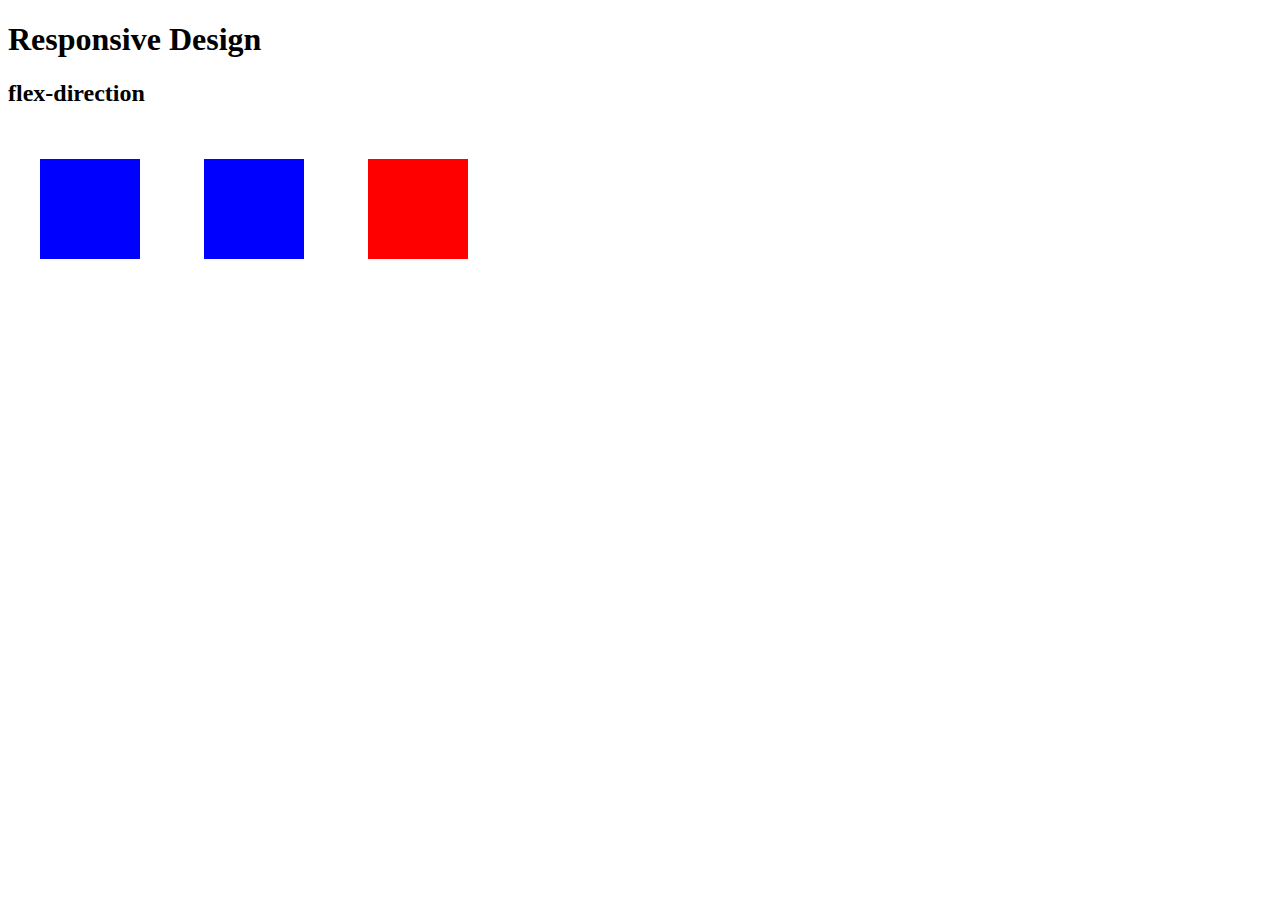
<file: wf3.HanedMohamed-main (1)/wf3.HanedMohamed-main/respo.html/respo.html>
<!DOCTYPE html>
<html lang="en">
<head>
    <meta charset="UTF-8">
    <meta http-equiv="X-UA-Compatible" content="IE=edge">
    <meta name="viewport" content="width=device-width, initial-scale=1.0">

    <link rel="stylesheet" href="respo.css">

    <!-- <link rel="stylesheet" href="petite_reso.css" media="screen and (max-width:768px)"> -->
    
    <title>Document</title>
</head>
<body>
    <h1>Responsive Design</h1>
    <section>
        <h2>flex-direction</h2>
        <div class="direction">
            <div></div>
            <div></div>
            <div></div>
        </div>

    </section>
    
</body>


</html>
</file>
<file: css/styles.css>
/********
   Géneralité
   *********/


/********
   NavBar
   *********/
/* header {
  position: absolute!important;
  top: 0 !important;
  left: 0 !important;
  width:100%;  
} */

/**********
 Hi 
 *************/
/* #back {
  /* position: relative; */

.top-left {
    position:absolute;
    top: 20%;
    left: 10%;
    color: #ebebeb;
    font-size: 7rem !important;
  }

  @media screen and ( max-width: 768px ) {
    .top-left {
      position: absolute;
      top: 8%;
      left: 9%;
      color: #ebebeb;
      font-size: 3rem !important;
    }
  }

  @media screen and ( max-width: 490px ) {
    .top-left {
      position: absolute;
      top: 8%;
      left: 6%;
      color: #ebebeb;
      font-size: 0.8rem !important;
    }
  }

  #hello {
    border-bottom: 1px solid rgba(22,22,22,0.2) ;
  }

  a {
    text-decoration: none;
    color: #ebebeb;
  }

  .container-fluid {
    margin-left: 0 !important;

  }
 /********
   Me
   *********/
   #Arrière {
    background-color: #161616;
   }

   #ana {
    border-radius: 50%;
    filter: drop-shadow(0 0 0.75rem rgba(22,22,22,0.5));
   }

   #competences {
    background-color:#ebebeb ;
   }


  /********
   Voir plus 
   *********/

  .show-hide-para {
    display: none;
  }

  .see-more {
    color: blue;
  }

  /********
   Body
   *********/
  main {
    border-top: 1px solid rgba(22,22,22,0.2) ;
    border-bottom: 1px solid rgba(22,22,22,0.2) ;
    margin: auto 0;   
  }

  #xp {
    background-color: #ebebeb !important;
  }
</file>
<file: Eval-Haned-Mohamed/css/style.css>
/***********************************
FONTS 
************************************/

@font-face {
    font-family: "Liberation";
    src: 
        url("/fonts/LiberationSans-Bold-webfont.ttf") format("ttf"),
        url("/fonts/LiberationSans-Regular-webfont.ttf") format("ttf");
}

/***********************************
GENERALITES
************************************/

section {
    background-color: #1c1c1c;
}

header {
    background-color:#ececec;
}

section, footer {
    position: relative;
    text-align: center;

}

/***********************************
Navbar
************************************/
ul
{
    list-style: none;
}

header nav ul li a 
{
    margin-right: 20px;
    text-decoration: none;
    color: #1c1c1c;
}



/***********************************
Section 
************************************/

section div{
    position: relative;
    text-align: center;  
    
}

section div img{
    padding: 1vh !important;
}

section div p {
    font-size: 25px;
    font-weight: bold;
}

.texte_centrer {
    font-family: "Liberation";
    font-weight: bold;
    color: #ea9f05;
    width: auto;
    padding: 0.5vh;
    border-radius: 10%;
    background-color: #1c1c1c;
    position:absolute;
    top:0px;
    right:0px;
}

.texte_bottom {
    font-family: "Liberation";
    width: auto;
    border-radius: 10%;
    position:fixed; position:relative;
    margin:0 auto;
    top: -9%;  
}


#prix {
    margin: auto !important ;
}

button {
    background-color: #1c1c1c;
    color: white;
    padding: 0 3vh;

}


/***********************************
Footer
************************************/
.block {
    width: 576px;
    position: relative;
    top:-27px;
    background-color: white;
    margin: auto;
    padding: 0.2vh;
    text-align: center;
    border-radius: 5px;
    padding-top: 1vh;
}

.block ul li a{
    margin-right: 20px;
    text-decoration: none;
    color: #1c1c1c;
}

i {
    margin: auto;
}

footer {
    background-color: #373737;
    color: #ececec;
    padding-top: 0;
}

#contact {
    border-top: solid #818181;
}




/***********************************
Flex
************************************/


.flex {
    display: flex;
}
.flex-start {
    justify-content: flex-start;
}

.flex-end {
    justify-content: flex-end;
}
.space-around {
    justify-content: space-around;}

.space-between {
        justify-content: space-between;
}

.center {
    justify-content: center;
}



.wrap {
flex-wrap: wrap;
}
.column{
    flex-direction: column
}
</file>
<file: LE PENDU2/style.css>
* {
    box-sizing: border-box;
}

body {
    background-color: turquoise;
    color: black;

    display: flex;
    flex-direction: column;
    align-items: center;

    height: 80vh;
    margin: 0;
    overflow: hidden; /* Masquer scroll bar */
}


h1 {
    margin: 20px 0 0;
    font-size: 50px;
    font-weight: 100;
    letter-spacing: 10px;
    
    text-shadow: 2px 2px 2px white;
}

.jeu-contenant {
    padding: 20px 30px;
    position: relative;
    margin: auto;
    height: 350px;
    width: 450px;
}

.figure-contenant {
    fill: white;
    stroke: #fff;
    stroke-width: 4px;
    stroke-linecap: round;
}

.figure-partie {
    display: none;
}

.mauvaises-lettres-contenant {
    position: absolute;
    top: 20px;
    right: 20px;
    display: flex;
    flex-direction: column;
    text-align: right;
}

.mauvaises-lettres-contenant p {
    margin: 0 0 5px;
}

.mauvaises-lettres-contenant span {
    font-size: 24px;
    
}

.mot {
    display: flex;
    position: absolute;
    bottom: 10px;
    left: 50%;
    transform: translateX(-50%);
}

.lettre {
    border-bottom: 3px solid #354961;
    display: inline-flex;
    font-size: 30px;
    align-items: center;
    justify-content: center;
    margin: 0 3px;
    height: 50px;
    width: 20px;
}

.popup-contenant {
    background-color: rgba(0,0,0, 0.3);
    position: fixed;
    top: 0;
    bottom: 0;
    left: 0;
    right: 0;
    display: none;
    align-items: center;
    justify-content: center;
}

.popup {
    background: white;
    border-radius: 5px;
    box-shadow: 0 15px 10px 3px rgba(0,0,0, 0.1);
    padding: 20px;
    text-align: center;
}

.popup button {
    cursor: pointer;
    background-color: rgb(254, 153, 153);
    color: #354961;
    border: 0;
    border-radius: 25%;
    margin-top: 20px;
    padding: 12px 20px;
    font-size: 16px;
}

.popup button:active {
    transform: scale(1.25);
}


.notification-contenant {
    color: white;
    background-color: rgba(0,0,0, 0.3);
    border-radius: 10px 10px 0 0 ;
    padding: 15px 20px;
    position: absolute;
    bottom: -50px;
    transition: transform 0.3s ease-in-out;
}

.notification-contenant p {
    margin: 0;
}

.notification-contenant.afficher {
    transform: translateY(-50px);
}
</file>
<file: Projet-Jquery/style.css>
*
{
    margin: 0;
    padding: 0;
}

ul,ol
{
    list-style: none;
}

body
{
    background: #bfbfbf url('images/background.jpg') repeat-x; 
    font-family: arial, sans-serif;
}

header
{
    padding: 30px 0px;
}
header h1
{
    font-family: 'Limelight', arial;
    font-size: 40px;
    text-align: center;
    color: #fff;
    text-transform: uppercase;
    text-shadow: 2px 2px 2px #000;
}

/*MAIN MENU */
#main-menu ul
{
    width: 980px;
    height: 500px;
    margin: 0 auto;
    padding-top: 148px;
}

#main-menu ul li
{
    float: left;
    width: 140px;
    height: 500px;
    overflow: hidden;
    position: relative;
}

.bw
{

    position: absolute;
    left: 0px;
    width: 140px;
    height: 500px;
    cursor: pointer;
    background: url(images/bw-image.jpg) no-repeat;
    opacity: 0.7;
}

.color
{
    position: absolute;
    left: 140px;
    width: 140px;
    height: 500px;
    cursor: pointer;
    background: url(images/color-image.jpg) no-repeat;
}

#part2 div
{
    background-position: -140px 0px;
}

#part3 div
{
    background-position: -280px 0px;
}

#part4 div
{
    background-position: -420px 0px;
}

#part5 div
{
    background-position: -560px 0px;
}

.description
{
    position: absolute;
    left: 140px;
    width: 240px;
    height: 460px;
    padding: 20px;
    background: #fff;
}

.description h2
{
    font-family: 'Limelight', arial;
    padding-top: 20px;
    font-size: 30px;
    text-align: center;
    color: "#333";
    text-transform: uppercase;
}

.description h3
{
    
    margin-top: 30px;
    padding: 10px;
    font-size: 26px;
    font-family: 'Lobster', arial;
    text-align: center;
    color: #fff;
    background: #d70000;
    text-shadow: 1px 1px 1px #000;
    border-radius: 5px;
}
.description p
{
    padding-top: 35px;
    font-size: 22px;
    font-family: 'Lobster', arial;
    color: #000;
    text-align: center;
}
</file>
<file: Site Web Udemy/style.css>
/* GENERAL */

*
{
    margin: 0;
    padding: 0;
   
}

body
{
    font-family: Arial, sans-serif;
    font-size: 15px;
}

h1
{
    font-family: 'Crete Round', serif;
    font-size: 45px;
    color: #444;
}

h2
{
    color: #444;
    font-size: 55px;
}

h3
{
    font-size: 30px;
    color: #444;
}

h4
{
    font-size: 24px;
    color: #444;
}

p
{
    line-height: 20px;
    color: #444;
}

ul
{
    list-style: none;
}

a
{
    text-decoration: none;
    color: #444;
}

.wrapper
{
    width: 940px;
    margin: 0 auto;
    padding: 0 px;
}
.orange
{
    color: #ff7a00;
}

.clear
{
     clear: both;
}

small
{
    font-size: 13px;
    font-style: italic;
}
/*header */

header
{
    height: 120px;
}

header h1
{
    float: left;
    margin-top: 32px;
}

header nav
{
    float: right;
    margin-top: 50px;
    
}

header nav ul li 
{
    display: inline-block;
    float:left;
}
header nav ul li a
{
    text-transform: uppercase;
    font-weight: bold;
    margin-right: 20px;
}

/* MAIN IMAGE */
#main-image
{
    height: 580px;
    background: url('image/main.jpg') center; 
}
#main-image h2
{
    font-weight:normal;
    text-transform: uppercase;
    text-align: center;
    padding: 150px 0 40px 0;  
    margin-bottom: 20px;
}
.button-1
{
    display: block;
    width: 120px;
    height: 50px;
    background: #ff7a00;
    color: #fff;
    font-size: 20px;
    margin: 0 auto;
    line-height: 50px;
    text-align: center;
    border-radius: 3px;
}
.button-1:hover
{
    background: blue;
}

/* STEPS */



#steps ul
{
     margin: 80px 0;
}

#steps ul li
{
     width: 300px;
     float: left;
     padding-top: 140px;
     text-align: center;
     margin-right: 10px;
}

#steps h4
{
    text-transform: uppercase;
    margin-bottom: 20px;
}
 
#steps p
{ 
    margin-bottom: 20px;
}

#step-1
{
   background: url('image/steps-icon-1.png') no-repeat top center; 
}

#step-2
{
    background: url('image/steps-icon-2.png') no-repeat top center;
}

#step-3
{
    background: url('image/steps-icon-3.png') no-repeat top center;
}

/* POSSIBLILITIES */

#possibilities
{
     background-color: #efefef;
     padding: 60px 0;
}

#possibilities article
{
    width: 460px;
    height: 270px;
    float: left;
    border-radius: 10px;
}

#possibilities article:first-child
{
    margin-right: 20px;
}

.overlay
{
    box-sizing: border-box;
    background: rgba(255, 255, 255, 0.95);
    height: 100%;
    width: 190px;
    padding: 20px;
    border-radius: 10px 0 0 10px;
    text-align: center;
}

article h4
{
    border-bottom: 1px solid #ddd;
    padding-bottom: 20px;
    text-transform: uppercase;
    margin-bottom: 20px;
    text-align: center;

}
#possibilities p
{
    text-align: center;
    margin-bottom: 20px;   
}

.button-2
{
    color: #fff;
    background-color: #ff7a00;
    padding: 6px 20px;
    border-radius: 3px;
}
.button-2:hover
{
    color: #fff;
    background-color: blue; 
}

/* CONTACT */

#contact
{
    padding: 60px 0;
    text-align:center ;

}

#contact h3
{
    width: 400px;
    text-transform: uppercase;
    margin: 0 auto 20px auto;
    border-bottom: 1px solid #02b8dd;
    padding-bottom: 20px;

}

form
{
margin: 60px 0 20px 0;
}

label
{
    font-weight: bold;
    font-size: 20px;
    margin-right: 10px;
    color: #777;

}

input[type="text"]
{
    padding: 10px;
    font-size: 20px;
    margin-right: 20px;
    border: 2px solid #ddd;
}

.button-3
{
    color: #fff;
    font-size: 20px ;
    font-weight: bold;
    padding: 11px;
    background-color: #02b8dd;
    border-style: none;
    border-radius: 3px;  
}

.button-3:hover
{
    color: #fff;
    background-color: #ff7a00;   
}

/* FOOTER */

footer
{
    height: 260px;
    background-color: #444;

}

footer h1
{
    color: #fff;
    text-align: center;
    padding-top: 80px;

}

.copyright
{
    text-align: center;
    font-weight: bold;
    padding-top: 30px;
    color: #777;
}
</file>
<file: TravelAgency/style.css>
/* GENERAL */

*
{
    margin: 0;
    padding: 0;
   
}

body
{
    font-family: Arial, sans-serif;
    font-size: 15px;
}

h1
{
    font-family: 'malvie', serif;
    font-size: 45px;
    
}

h2
{
    color: #444;
    font-size: 55px;
}

h3
{
    font-size: 30px;
    color: #444;
}

h4
{
    font-size: 24px;
    color: #444;
}

p
{
    line-height: 20px;
    color: #444;
}

ul
{
    list-style: none;
}

a
{
    text-decoration: none;
    color: #444;
}

.wrapper
{
    width: 940px;
    margin: 0 auto;
    padding: 0 px;
}
.orange
{
    color: #ff7a00;
}

.clear
{
     clear: both;
}

small
{
    font-size: 13px;
    font-style: italic;
}
/*header */

header
{
    height: 120px;
}

header h1
{
    float: left;
    margin-top: 32px;
}

header nav
{
    float: right;
    margin-top: 50px;
    
}

header nav ul li 
{
    display: inline-block;
    float:left;
}
header nav ul li a
{
    text-transform: uppercase;
    font-weight: bold;
    margin-right: 20px;
}

/* MAIN IMAGE */
#main-image
{
    height: 580px;
    background: url('image/main.png') center; 
}
#main-image h2
{
    font-weight:normal;
    text-transform: uppercase;
    text-align: center;
    padding: 150px 0 40px 0;  
    margin-bottom: 20px;
}
.button-1
{
    display: block;
    width: 120px;
    height: 50px;
    background: #ff7a00;
    color: #fff;
    font-size: 20px;
    margin: 0 auto;
    line-height: 50px;
    text-align: center;
    border-radius: 3px;
}
.button-1:hover
{
    background: blue;
}

/* STEPS */



#steps ul
{
     margin: 80px 0;
}

#steps ul li
{
     width: 300px;
     float: left;
     padding-top: 140px;
     text-align: center;
     margin-right: 10px;
}

#steps h4
{
    text-transform: uppercase;
    margin-bottom: 20px;
}
 
#steps p
{ 
    margin-bottom: 20px;
}

#step-1
{
   background: url('image/steps-icon-1.png') no-repeat top center; 
}

#step-2
{
    background: url('image/steps-icon-2.png') no-repeat top center;
}

#step-3
{
    background: url('image/steps-icon-3.png') no-repeat top center;
}

/* POSSIBLILITIES */

#possibilities
{
     background-color: #efefef;
     padding: 60px 0;
}

#possibilities article
{
    width: 460px;
    height: 270px;
    float: left;
    border-radius: 10px;
}

#possibilities article:first-child
{
    margin-right: 20px;
}

.overlay
{
    box-sizing: border-box;
    background: rgba(255, 255, 255, 0.95);
    height: 100%;
    width: 190px;
    padding: 20px;
    border-radius: 10px 0 0 10px;
    text-align: center;
}

article h4
{
    border-bottom: 1px solid #ddd;
    padding-bottom: 20px;
    text-transform: uppercase;
    margin-bottom: 20px;
    text-align: center;

}
#possibilities p
{
    text-align: center;
    margin-bottom: 20px;   
}

.button-2
{
    color: #fff;
    background-color: #ff7a00;
    padding: 6px 20px;
    border-radius: 3px;
}
.button-2:hover
{
    color: #fff;
    background-color: blue; 
}

/* CONTACT */

#contact
{
    padding: 60px 0;
    text-align:center ;

}

#contact h3
{
    width: 400px;
    text-transform: uppercase;
    margin: 0 auto 20px auto;
    border-bottom: 1px solid #02b8dd;
    padding-bottom: 20px;

}

form
{
margin: 60px 0 20px 0;
}

label
{
    font-weight: bold;
    font-size: 20px;
    margin-right: 10px;
    color: #777;

}

input[type="text"]
{
    padding: 10px;
    font-size: 20px;
    margin-right: 20px;
    border: 2px solid #ddd;
}

.button-3
{
    color: #fff;
    font-size: 20px ;
    font-weight: bold;
    padding: 11px;
    background-color: #02b8dd;
    border-style: none;
    border-radius: 3px;  
}

.button-3:hover
{
    color: #fff;
    background-color: #ff7a00;   
}

/* FOOTER */

footer
{
    height: 260px;
    background-color: #444;

}

footer h1
{
    color: #fff;
    text-align: center;
    padding-top: 80px;

}

.copyright
{
    text-align: center;
    font-weight: bold;
    padding-top: 30px;
    color: #777;
}
</file>
<file: wf3.HanedMohamed-main (1)/wf3.HanedMohamed-main/projet.css>
*{
    font-family: 'Raleway'
}

h4{
    font-weight: bolder;
    font-size: 20px;
    margin-left: 10px;
    
}



ul
{
   list-style: none;
}
a
{
    text-decoration: none;
    color: #0065fc;
}

header
{

    margin-top: auto px;
    
}

header nav ul li a 
{
    margin-right: 20px;

}
/* BUTTONS */
button {
    width: 150px;
    height: 30px ;
    background: white;
    
    border-radius: 20 px;

    
    border: 2px solid #e7e7e7;
}

/* .btn {
    width: 30px;
    height: 12px;
    color: #0065fc;
    border-radius: 50%;
    background: #8ab1eb;
} */

h2 {
    font-size: 20px;
}
.filtre {
    margin: auto 5px;
    font-size: 15px;
    border: 2px solid #e7e7e7;
    border-radius: 20px;
    padding-right: 10px;
    
}

.filtre i {
    text-align: center;
    border-radius: 50px;
    padding: 10px;
    background-color: #deebff;
}

#a {
    width: 200px;
    height: 30px ;
}



#i {
    text-align: center;
    border: 2px solid #e7e7e7;
    border-radius: 50px;
    padding: 5px 5px;
    width: auto;
    height: auto;
    margin: auto;
}



/* SECTION RECHERCHE */
#rech {
       
       
        margin-left : 10px;
    
      
        
        width: auto;
        height: auto;
}
    
input { 
        width: 200px;
        height: 22px;
        border: none;
}

.recherche {
       border: 2px solid #e7e7e7;
       width: fit-content;
   
    
}

.Rechercher
{
    
    margin-left: 0;
    color: white;
    background: #0065fc ;
    border-radius: 0px 10px 10px 0 ;
    border: 1 px solid;
    border-style: none;
    
}

div h2
{
    margin-right: 10px;
}




/* helpers */


.flex {
    display: flex;
}
.flex-start {
    justify-content: flex-start;
}

.flex-end {
    justify-content: flex-end;
}
.space-around {
    justify-content: space-around;}

.space-between {
        justify-content: space-between;
}

.center {
    justify-content: center;
}



.wrap {
flex-wrap: wrap;
}
.column{
    flex-direction: column
}

/* hébergements */

#Hébergements {
    margin: 0 auto;
    padding: 0 au;
    width: 70%;
    height: 50%;
    background: rgba(242,242,242,255);
    border-radius: 10px;
    
}

#bloc1 , #bloc2 {
    width: 100%;
    height: 30%;
}

.heb {
    width: 100%;
    /* height: 35%; */
    
}
.heb2 {
    width: 90%;
}

.heb , .heb2{
    margin: 10px;
    padding: 5px;
    background: white;
    box-shadow: 2px 2px 2px 2px rgba(0, 0, 0, 0.1);
    
    
}

#Pop {
    margin: 0 auto;
    margin-left: 10px;
    
    width: 30%;
    background: rgba(242,242,242,255);
    border-radius: 10px;
}
.heb img{
    width: 100%;
    height: 10em;  
    border-radius: 20px 20px 0 0;
}
.heb2 img{
    width: 60%;
    height: 13em;
    border-radius: 20px 0 0 20px;
}

div{
  
    border-radius: 20px;
}

/* .heb:hover {
    transform: scale(1.25);
    transition: 1s;
}

.heb2:hover {
    transform: scale(1.25);
    transition: 1s;
} */

.x img {
    width: 100%;
    height: 24em;
    border-radius: 20px 20px 0 0;
}

.xx img {
    width: 100%;
    height: 10em;
    
    border-radius: 20px 20px 0 0;
}

.x  {
    width: 100%;
 
    box-shadow: 2px 2px 2px 2px rgba(0, 0, 0, 0.1);
    margin: 10px;
    padding: 5px;
}

.xx {
    width: 100%;
    
    box-shadow: 2px 2px 2px 2px rgba(0, 0, 0, 0.1);
    margin: 10px;
    padding: 5px;
}

#Activités {
   
    
    
}

#sec1{
    
   
}

#sec2
{
    
}

footer{
    margin-top: 100px;
    
    background: rgba(242,242,242,255);

}

@media screen and ( max-width: 768px ) {
    
    *{
        flex-wrap: wrap;
    }
    
    nav {
        
    }

    .BLOC {
        flex-direction: column-reverse;
    }

    #Pop , #Hébergements { 
        width:100%;
        margin: 10px;
    }
   





    
}
</file>
<file: wf3.HanedMohamed-main (1)/wf3.HanedMohamed-main/respo.html/respo.css>
.direction div {
    width: 100px;
    height :100px;
    background: blue;
    margin: 2em;
}

.direction > div:last-child {
    background: red;
}

.direction {
    display: flex;
}

/* RESPONSIVE DESIGN */

@media screen and ( max-width: 768px ) {
    
     
    .direction {
    flex-direction: column;
    }
    

}

@media screen and (min-width: 786px) and (max-width: 996px) {
    .direction {
        flex-direction: column-reverse;
    }
    .direction > div:first-child {
        background: yellow;
    }
    
}
</file>
<file: wf3.HanedMohamed-main (1)/wf3.HanedMohamed-main/respo.html/petite_reso.css>
body{
    background: red;
}
</file>
